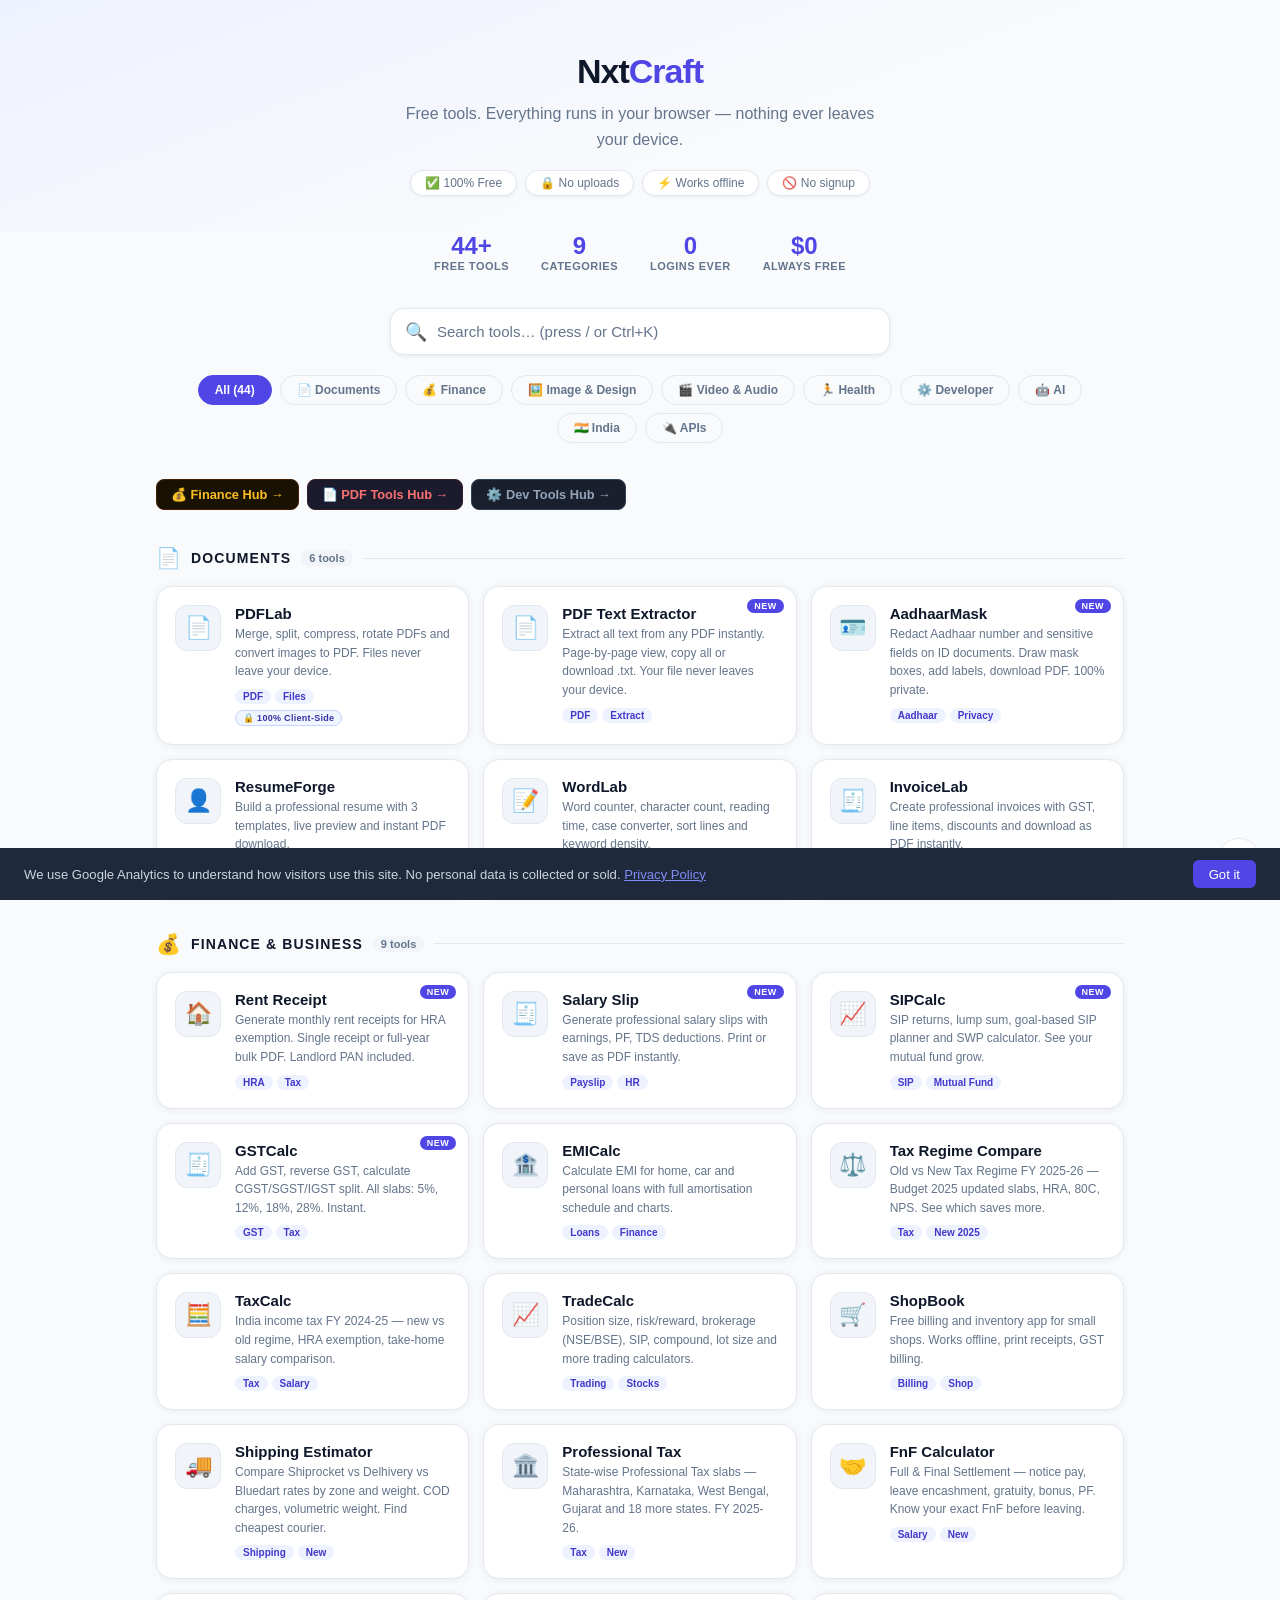
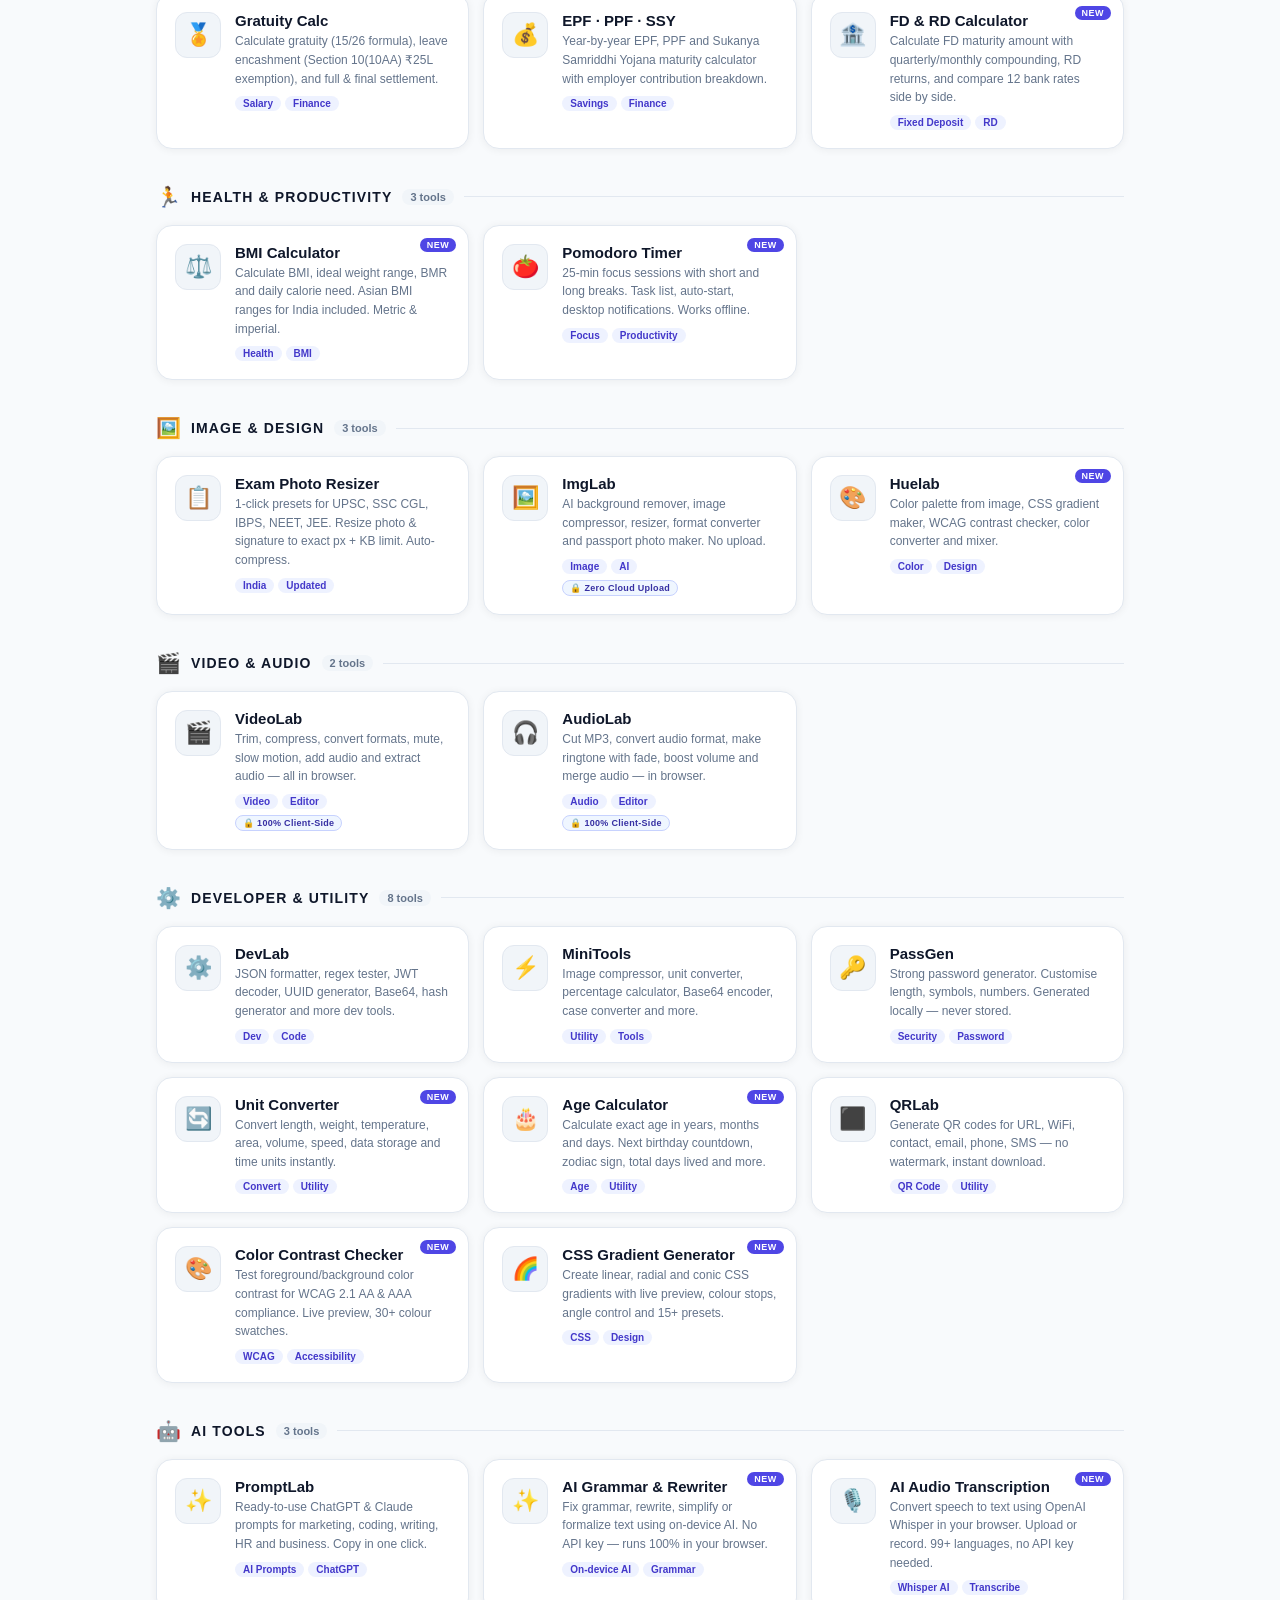
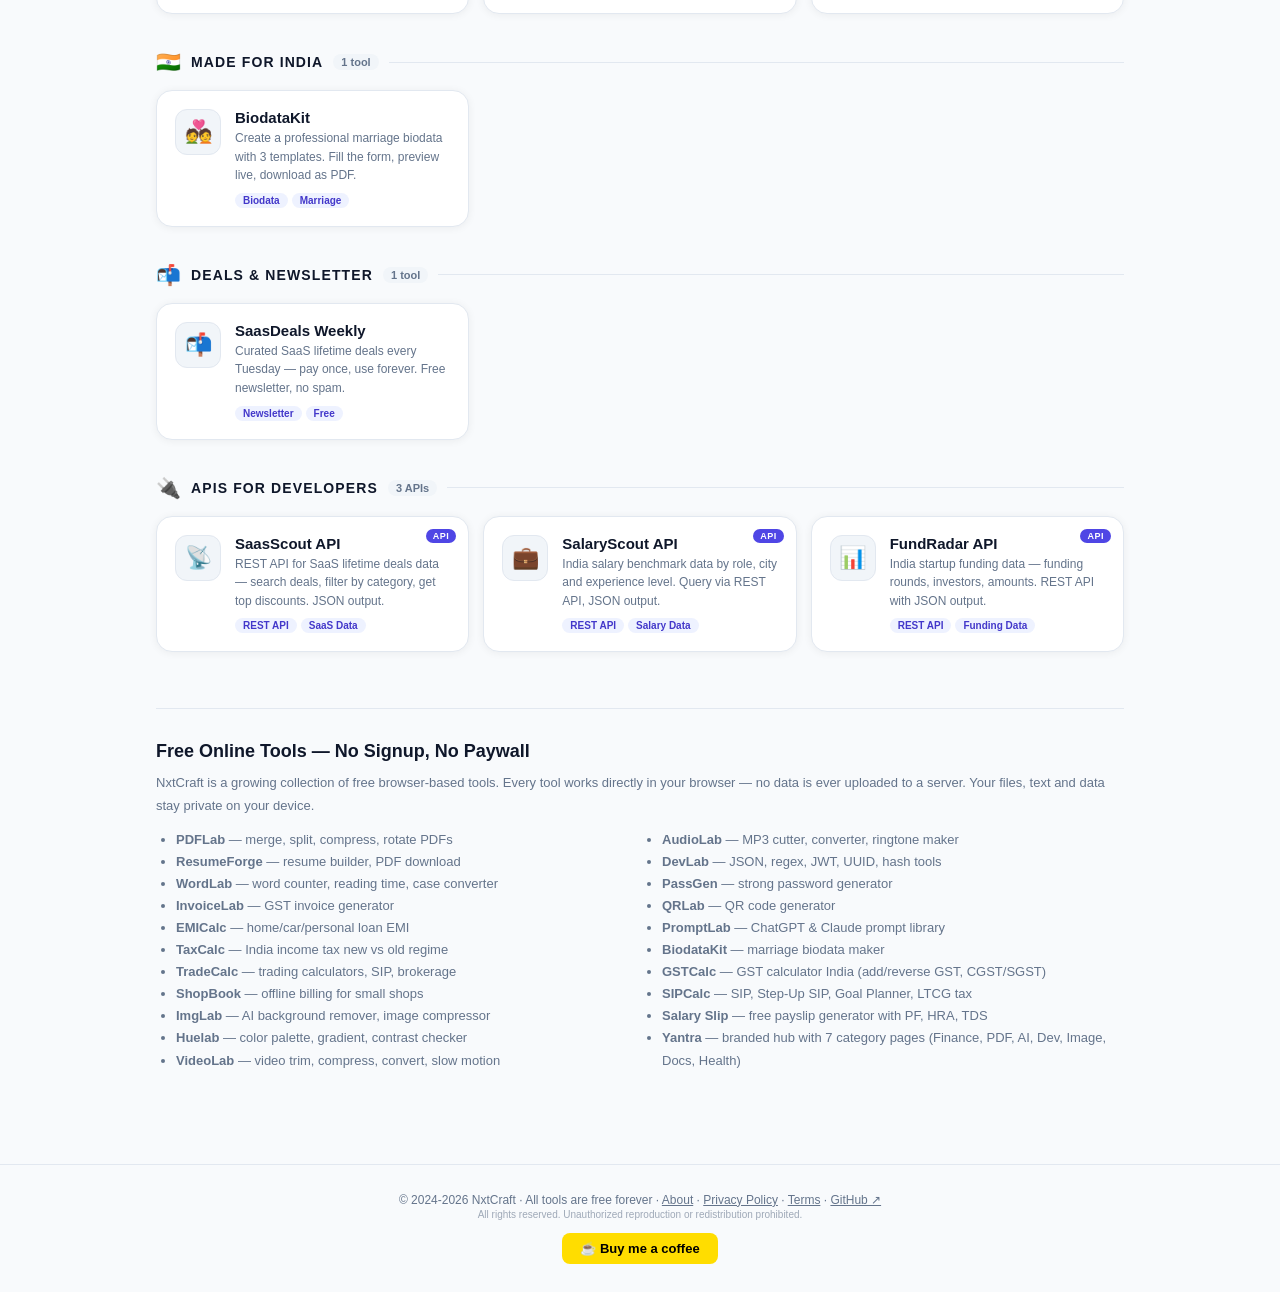
<file: index.html>
<!DOCTYPE html>
<html lang="en">
<head>
<script async src="https://www.googletagmanager.com/gtag/js?id=G-R9EW10BJGW"></script>
<script>window.dataLayer=window.dataLayer||[];function gtag(){dataLayer.push(arguments);}gtag("js",new Date());gtag("config","G-R9EW10BJGW");</script>
<script async src="https://pagead2.googlesyndication.com/pagead/js/adsbygoogle.js?client=ca-pub-9027849237070207" crossorigin="anonymous"></script>
<meta charset="UTF-8">
<style id="theme-fouc">[data-theme="light"]{--bg:#f8fafc;--surface:#ffffff;--surface2:#f1f5f9;--border:#e2e8f0;--text:#0f172a;--muted:#64748b;--accent:#6366f1}</style>
<script>!function(){var t=localStorage.getItem('nc_theme')||(window.matchMedia('(prefers-color-scheme:dark)').matches?'dark':'light');if(t==='light')document.documentElement.setAttribute('data-theme','light');}();</script>
<meta name="viewport" content="width=device-width, initial-scale=1.0">
<title>NxtCraft – Free Online Tools for Everyone</title>
<meta name="description" content="NxtCraft: Free browser-based tools for PDF, finance, GST, SIP, salary slip, rent receipt, exam photo, image, video, audio, developer, AI and more. No signup, no paywall, nothing leaves your device.">
<meta name="keywords" content="free online tools, free pdf tools, emi calculator, word counter, qr code generator, invoice generator, resume builder, income tax calculator, image compressor, mp3 cutter, video trimmer, password generator">
<link rel="canonical" href="https://nxtcraft.github.io/">
<meta property="og:title" content="NxtCraft – Free Online Tools, No Signup">
<meta property="og:description" content="PDF, GST, finance, image, video, audio, developer tools and more. Free forever, no signup, runs in your browser.">
<meta property="og:type" content="website">
<meta property="og:url" content="https://nxtcraft.github.io/">
<meta property="og:image" content="https://nxtcraft.github.io/og-image.png">
<meta name="twitter:card" content="summary_large_image">
<script type="application/ld+json">{"@context":"https://schema.org","@type":"WebSite","name":"NxtCraft","url":"https://nxtcraft.github.io/","description":"Free online tools for everyone — PDF, finance, image, video, audio, developer, AI. Everything runs in your browser.","potentialAction":{"@type":"SearchAction","target":"https://nxtcraft.github.io/?q={search_term_string}","query-input":"required name=search_term_string"}}</script>
<script type="application/ld+json">{"@context":"https://schema.org","@type":"ItemList","name":"Free Online Tools by NxtCraft","itemListElement":[
  {"@type":"ListItem","position":1,"name":"PDFLab – PDF Tools","url":"https://nxtcraft.github.io/pdflab/"},
  {"@type":"ListItem","position":2,"name":"ResumeForge – Resume Builder","url":"https://nxtcraft.github.io/resumeforge/"},
  {"@type":"ListItem","position":3,"name":"WordLab – Word Counter","url":"https://nxtcraft.github.io/wordlab/"},
  {"@type":"ListItem","position":4,"name":"InvoiceLab – Invoice Generator","url":"https://nxtcraft.github.io/invoicelab/"},
  {"@type":"ListItem","position":5,"name":"EMICalc – Loan EMI Calculator","url":"https://nxtcraft.github.io/emicalc/"},
  {"@type":"ListItem","position":6,"name":"TaxCalc – Income Tax Calculator","url":"https://nxtcraft.github.io/taxcalc/"},
  {"@type":"ListItem","position":7,"name":"TradeCalc – Trading Calculators","url":"https://nxtcraft.github.io/tradecalc/"},
  {"@type":"ListItem","position":8,"name":"ShopBook – Shop Billing","url":"https://nxtcraft.github.io/shopbook/"},
  {"@type":"ListItem","position":9,"name":"ImgLab – Image Tools","url":"https://nxtcraft.github.io/imglab/"},
  {"@type":"ListItem","position":10,"name":"Huelab – Color Tools","url":"https://nxtcraft.github.io/huelab/"},
  {"@type":"ListItem","position":11,"name":"VideoLab – Video Editor","url":"https://nxtcraft.github.io/cliplab/"},
  {"@type":"ListItem","position":12,"name":"AudioLab – Audio Editor","url":"https://nxtcraft.github.io/audiolab/"},
  {"@type":"ListItem","position":13,"name":"DevLab – Developer Tools","url":"https://nxtcraft.github.io/devlab/"},
  {"@type":"ListItem","position":14,"name":"MiniTools – Utility Tools","url":"https://nxtcraft.github.io/minitools/"},
  {"@type":"ListItem","position":15,"name":"PassGen – Password Generator","url":"https://nxtcraft.github.io/passgen/"},
  {"@type":"ListItem","position":16,"name":"QRLab – QR Code Generator","url":"https://nxtcraft.github.io/qrlab/"},
  {"@type":"ListItem","position":17,"name":"PromptLab – AI Prompt Library","url":"https://nxtcraft.github.io/promptlab/"},
  {"@type":"ListItem","position":18,"name":"BiodataKit – Marriage Biodata","url":"https://nxtcraft.github.io/biodatakit/"},
  {"@type":"ListItem","position":19,"name":"GSTCalc – GST Calculator India","url":"https://nxtcraft.github.io/gstcalc/"},
  {"@type":"ListItem","position":20,"name":"SIPCalc – SIP & Mutual Fund Calculator","url":"https://nxtcraft.github.io/sipcalc/"},
  {"@type":"ListItem","position":21,"name":"Salary Slip Generator – Free Payslip Maker","url":"https://nxtcraft.github.io/salaryslip/"},
  {"@type":"ListItem","position":22,"name":"Rent Receipt Generator – Free HRA Rent Receipt India","url":"https://nxtcraft.github.io/rentreceipt/"},
  {"@type":"ListItem","position":23,"name":"Exam Photo Resizer – SSC UPSC IBPS Photo Size","url":"https://nxtcraft.github.io/imglab/#exam"},
  {"@type":"ListItem","position":24,"name":"Gratuity & Leave Encashment Calculator","url":"https://nxtcraft.github.io/gratuity/"},
  {"@type":"ListItem","position":25,"name":"EPF PPF SSY Calculator","url":"https://nxtcraft.github.io/pfcalc/"},
  {"@type":"ListItem","position":26,"name":"Unit Converter – Length Weight Temperature","url":"https://nxtcraft.github.io/unitconv/"},
  {"@type":"ListItem","position":27,"name":"Age Calculator – Exact Age Birthday Countdown","url":"https://nxtcraft.github.io/agecalc/"},
  {"@type":"ListItem","position":28,"name":"Aadhaar Masking Tool – Redact Aadhaar Number","url":"https://nxtcraft.github.io/aadhaar-mask/"},
  {"@type":"ListItem","position":29,"name":"FD & RD Calculator – Fixed Deposit Returns India","url":"https://nxtcraft.github.io/fdcalc/"},
  {"@type":"ListItem","position":30,"name":"BMI Calculator – Body Mass Index Ideal Weight India","url":"https://nxtcraft.github.io/bmi-calc/"},
  {"@type":"ListItem","position":31,"name":"Pomodoro Timer – Focus & Productivity Timer","url":"https://nxtcraft.github.io/pomodoro/"},
  {"@type":"ListItem","position":33,"name":"Color Contrast Checker – WCAG AA/AAA Accessibility","url":"https://nxtcraft.github.io/color-contrast/"},
  {"@type":"ListItem","position":34,"name":"CSS Gradient Generator – Linear Radial Conic","url":"https://nxtcraft.github.io/css-gradient/"},
  {"@type":"ListItem","position":35,"name":"PDF Text Extractor – Extract Text from PDF Free","url":"https://nxtcraft.github.io/pdf-text/"},
  {"@type":"ListItem","position":36,"name":"AI Grammar Checker & Rewriter – No API Key Browser AI","url":"https://nxtcraft.github.io/ai-grammar/"},
  {"@type":"ListItem","position":37,"name":"AI Audio Transcription – Whisper.js Speech to Text Free","url":"https://nxtcraft.github.io/ai-transcribe/"},
  {"@type":"ListItem","position":38,"name":"SaasDeals Weekly – Lifetime SaaS Deals Newsletter","url":"https://nxtcraft.github.io/saasdeals/"}
]}</script>
<style>
*,*::before,*::after{box-sizing:border-box;margin:0;padding:0}
:root{--bg:#080b14;--surface:#0f1422;--surface2:#161c2e;--border:#1e2640;--text:#e8eaf6;--muted:#7986cb;--accent:#818cf8}
body{font-family:-apple-system,BlinkMacSystemFont,'Segoe UI',sans-serif;background:var(--bg);color:var(--text);min-height:100vh}

/* HEADER */
header{text-align:center;padding:52px 20px 36px}
.logo{font-size:34px;font-weight:900;letter-spacing:-1px}.logo span{color:var(--accent)}
header p{font-size:16px;color:var(--muted);margin-top:10px;max-width:500px;margin-left:auto;margin-right:auto;line-height:1.6}
.badge-row{display:flex;flex-wrap:wrap;justify-content:center;gap:8px;margin-top:18px}
.badge{background:var(--surface);border:1px solid var(--border);border-radius:20px;padding:5px 14px;font-size:12px;color:var(--muted)}

/* STATS BAR */
.stats-bar{display:flex;justify-content:center;gap:32px;flex-wrap:wrap;margin:0 auto 36px;max-width:500px}
.stat-item{text-align:center}
.stat-n{font-size:24px;font-weight:900;color:var(--accent)}
.stat-l{font-size:11px;color:var(--muted);font-weight:600;text-transform:uppercase;letter-spacing:.5px}

/* CONTAINER */
.container{max-width:1000px;margin:0 auto;padding:0 16px 80px}

/* SEARCH */
.search-wrap{max-width:500px;margin:0 auto 20px;position:relative}
.search-wrap input{width:100%;padding:14px 16px 14px 46px;border:1.5px solid var(--border);border-radius:14px;font-size:15px;background:var(--surface);color:var(--text);outline:none}
.search-wrap input:focus{border-color:var(--accent)}
.search-wrap input::placeholder{color:var(--muted)}
.search-icon{position:absolute;left:15px;top:50%;transform:translateY(-50%);font-size:18px}

/* FILTER CHIPS */
.filter-row{display:flex;gap:8px;flex-wrap:wrap;justify-content:center;margin-bottom:36px}
.chip{padding:7px 16px;border-radius:20px;border:1.5px solid var(--border);background:transparent;color:var(--muted);font-size:12px;font-weight:600;cursor:pointer;transition:all .15s;white-space:nowrap}
.chip:hover{border-color:var(--accent);color:var(--accent)}
.chip.active{background:var(--accent);color:#0f172a;border-color:var(--accent)}

/* SECTION HEADERS */
.section-header{display:flex;align-items:center;gap:10px;margin:36px 0 16px}
.section-icon{font-size:20px}
.section-name{font-size:14px;font-weight:800;color:var(--text);text-transform:uppercase;letter-spacing:.08em}
.section-count{background:var(--surface2);color:var(--muted);font-size:11px;font-weight:700;padding:2px 8px;border-radius:10px}
.section-line{flex:1;height:1px;background:var(--border)}

/* GRID */
.grid{display:grid;grid-template-columns:repeat(auto-fill,minmax(290px,1fr));gap:14px;margin-bottom:4px}

/* TOOL CARD */
.tool-card{background:var(--surface);border:1px solid var(--border);border-radius:16px;padding:18px;text-decoration:none;color:var(--text);display:flex;align-items:flex-start;gap:14px;transition:border-color .15s,transform .15s;position:relative}
.tool-card:hover{border-color:var(--accent);transform:translateY(-2px)}
.tool-icon{width:46px;height:46px;border-radius:12px;display:flex;align-items:center;justify-content:center;font-size:22px;flex-shrink:0}
.tool-info{flex:1;min-width:0}
.tool-name{font-size:15px;font-weight:700;margin-bottom:3px}
.tool-desc{font-size:12px;color:var(--muted);line-height:1.55}
.tool-tags{display:flex;flex-wrap:wrap;gap:4px;margin-top:8px}
.tag{font-size:10px;font-weight:600;padding:2px 8px;border-radius:10px}

/* NEW BADGE */
.new-badge{position:absolute;top:12px;right:12px;background:#16a34a;color:#fff;font-size:9px;font-weight:800;padding:2px 7px;border-radius:8px;letter-spacing:.5px;text-transform:uppercase}

/* CLIENT-SIDE BADGE */
.cs-badge{display:inline-block;background:#0d2a1a;color:#4ade80;font-size:9px;font-weight:800;padding:2px 7px;border-radius:8px;border:1px solid #166534;margin-top:6px;letter-spacing:.3px}

/* RECENTS TRAY */
.recents-wrap{max-width:500px;margin:0 auto 20px;display:none}
.recents-label{font-size:11px;font-weight:700;color:var(--muted);text-transform:uppercase;letter-spacing:.05em;margin-bottom:8px;display:flex;align-items:center;justify-content:space-between}
.recents-list{display:flex;flex-wrap:wrap;gap:7px}
.recent-chip{display:flex;align-items:center;gap:5px;padding:6px 12px;background:var(--surface);border:1px solid var(--border);border-radius:20px;text-decoration:none;color:var(--text);font-size:12px;font-weight:600;transition:border-color .15s}
.recent-chip:hover{border-color:var(--accent)}
.recent-chip .ri{font-size:14px}

/* THEME TOGGLE */
.theme-btn{position:fixed;bottom:20px;right:20px;z-index:100;background:var(--surface);border:1px solid var(--border);border-radius:50%;width:42px;height:42px;font-size:18px;cursor:pointer;display:flex;align-items:center;justify-content:center;transition:border-color .15s}
.theme-btn:hover{border-color:var(--accent)}

/* Light mode */
body.light{--bg:#f8fafc;--surface:#ffffff;--surface2:#f1f5f9;--border:#e2e8f0;--text:#0f172a;--muted:#64748b;--accent:#4f46e5}
body.light .tool-card{box-shadow:0 1px 8px rgba(0,0,0,.06)}
body.light .tool-card:hover{box-shadow:0 4px 20px rgba(79,70,229,.1);border-color:var(--accent)}
body.light .tool-icon{background:var(--surface2)!important;border:1.5px solid var(--border)!important}
body.light .tag{background:#eef2ff!important;color:#4338ca!important}
body.light .cs-badge{background:#eff6ff!important;color:#3730a3!important;border-color:#c7d2fe!important}
body.light header{background:linear-gradient(160deg,#eef2ff 0%,#f8fafc 60%)}
body.light .search-wrap input{background:#fff;box-shadow:0 1px 4px rgba(0,0,0,.08)}
body.light .badge{background:#fff;box-shadow:0 1px 3px rgba(0,0,0,.06)}
body.light .stat-n{color:var(--accent)}
body.light .new-badge{background:#4f46e5}
body.light .chip.active{background:var(--accent);color:#fff}

/* HIDDEN during filter */
.section-block.hidden{display:none}
.tool-card.hidden{display:none}

/* SEO */
.seo-section{margin-top:56px;padding-top:32px;border-top:1px solid var(--border)}
.seo-section h2{font-size:18px;font-weight:800;margin-bottom:10px}
.seo-section p,.seo-section li{font-size:13px;color:var(--muted);line-height:1.7}
.seo-section ul{padding-left:20px;margin-bottom:12px}

footer{text-align:center;padding:28px;font-size:12px;color:var(--muted);border-top:1px solid var(--border)}
footer a{color:var(--muted)}footer a:hover{color:var(--accent)}
</style>
</head>
<body>

<header>
  <div class="logo">Nxt<span>Craft</span></div>
  <p>Free tools. Everything runs in your browser — nothing ever leaves your device.</p>
  <div class="badge-row">
    <span class="badge">✅ 100% Free</span>
    <span class="badge">🔒 No uploads</span>
    <span class="badge">⚡ Works offline</span>
    <span class="badge">🚫 No signup</span>
  </div>
</header>

<div class="container">

  <div class="stats-bar">
    <div class="stat-item"><div class="stat-n" id="stat-count">—</div><div class="stat-l">Free tools</div></div>
    <div class="stat-item"><div class="stat-n">9</div><div class="stat-l">Categories</div></div>
    <div class="stat-item"><div class="stat-n">0</div><div class="stat-l">Logins ever</div></div>
    <div class="stat-item"><div class="stat-n">$0</div><div class="stat-l">Always free</div></div>
  </div>

  <div class="recents-wrap" id="recents-wrap">
    <div class="recents-label"><span>⚡ Recently Used</span><button onclick="clearRecents()" style="background:none;border:none;color:var(--muted);font-size:11px;cursor:pointer;padding:0;">Clear</button></div>
    <div class="recents-list" id="recents-list"></div>
  </div>

  <div class="search-wrap">
    <span class="search-icon">🔍</span>
    <input type="text" id="search" placeholder="Search tools… (press / or Ctrl+K)" oninput="filterTools(this.value)" autocomplete="off">
  </div>

  <div class="filter-row">
    <button class="chip active" id="chip-all" onclick="filterCat('all',this)">All</button>
    <button class="chip" onclick="filterCat('documents',this)">📄 Documents</button>
    <button class="chip" onclick="filterCat('finance',this)">💰 Finance</button>
    <button class="chip" onclick="filterCat('image',this)">🖼️ Image & Design</button>
    <button class="chip" onclick="filterCat('media',this)">🎬 Video & Audio</button>
    <button class="chip" onclick="filterCat('health',this)">🏃 Health</button>
    <button class="chip" onclick="filterCat('developer',this)">⚙️ Developer</button>
    <button class="chip" onclick="filterCat('ai',this)">🤖 AI</button>
    <button class="chip" onclick="filterCat('india',this)">🇮🇳 India</button>
    <button class="chip" onclick="filterCat('api',this)">🔌 APIs</button>
  </div>

  <!-- Category Hubs -->
  <div style="display:flex;flex-wrap:wrap;gap:8px;margin:12px 0 20px">
    <a href="/finance/" style="background:#1a1200;border:1px solid #422006;border-radius:8px;padding:7px 14px;color:#fbbf24;text-decoration:none;font-size:.8rem;font-weight:600">💰 Finance Hub →</a>
    <a href="/pdf-tools/" style="background:#1c1b2e;border:1px solid #3b1d28;border-radius:8px;padding:7px 14px;color:#f87171;text-decoration:none;font-size:.8rem;font-weight:600">📄 PDF Tools Hub →</a>
    <a href="/dev-tools/" style="background:#1a1f2e;border:1px solid #334155;border-radius:8px;padding:7px 14px;color:#94a3b8;text-decoration:none;font-size:.8rem;font-weight:600">⚙️ Dev Tools Hub →</a>
  </div>

  <!-- DOCUMENTS -->
  <div class="section-block" data-cat="documents">
    <div class="section-header">
      <span class="section-icon">📄</span>
      <span class="section-name">Documents</span>
      <span class="section-count">6 tools</span>
      <div class="section-line"></div>
    </div>
    <div class="grid">
      <a class="tool-card" href="pdflab/" target="_blank" rel="noopener" data-tags="pdf merge split compress rotate image convert word combine pdf documents">
        <div class="tool-icon" style="background:#1c1b2e;">📄</div>
        <div class="tool-info">
          <div class="tool-name">PDFLab</div>
          <div class="tool-desc">Merge, split, compress, rotate PDFs and convert images to PDF. Files never leave your device.</div>
          <div class="tool-tags"><span class="tag" style="background:#3b1d28;color:#f87171;">PDF</span><span class="tag" style="background:#3b1d28;color:#f87171;">Files</span></div>
          <span class="cs-badge">🔒 100% Client-Side</span>
        </div>
      </a>
      <a class="tool-card" href="pdf-text/" target="_blank" rel="noopener" data-tags="pdf text extractor extract text from pdf pdf to text pdf reader copy pdf text free browser offline">
        <div class="tool-icon" style="background:#1a0a0a;">📄</div>
        <div class="tool-info">
          <div class="tool-name">PDF Text Extractor</div>
          <div class="tool-desc">Extract all text from any PDF instantly. Page-by-page view, copy all or download .txt. Your file never leaves your device.</div>
          <div class="tool-tags"><span class="tag" style="background:#1a0a0a;color:#f87171;">PDF</span><span class="tag" style="background:#1a0a0a;color:#f87171;">Extract</span></div>
        </div>
        <span class="new-badge">NEW</span>
      </a>
      <a class="tool-card" href="aadhaar-mask/" target="_blank" rel="noopener" data-tags="aadhaar masking redact id card document privacy kyc mask number">
        <div class="tool-icon" style="background:#1a1200;">🪪</div>
        <div class="tool-info">
          <div class="tool-name">AadhaarMask</div>
          <div class="tool-desc">Redact Aadhaar number and sensitive fields on ID documents. Draw mask boxes, add labels, download PDF. 100% private.</div>
          <div class="tool-tags"><span class="tag" style="background:#1a1200;color:#fbbf24;">Aadhaar</span><span class="tag" style="background:#1a1200;color:#fbbf24;">Privacy</span></div>
        </div>
        <span class="new-badge">NEW</span>
      </a>
      <a class="tool-card" href="resumeforge/" target="_blank" rel="noopener" data-tags="resume builder cv template pdf download fresher biodata">
        <div class="tool-icon" style="background:#1e1b2e;">👤</div>
        <div class="tool-info">
          <div class="tool-name">ResumeForge</div>
          <div class="tool-desc">Build a professional resume with 3 templates, live preview and instant PDF download.</div>
          <div class="tool-tags"><span class="tag" style="background:#2d1b4e;color:#a78bfa;">Resume</span><span class="tag" style="background:#2d1b4e;color:#a78bfa;">Career</span></div>
        </div>
      </a>
      <a class="tool-card" href="wordlab/" target="_blank" rel="noopener" data-tags="word count character counter reading time text case converter sort lines keyword density">
        <div class="tool-icon" style="background:#1a2e20;">📝</div>
        <div class="tool-info">
          <div class="tool-name">WordLab</div>
          <div class="tool-desc">Word counter, character count, reading time, case converter, sort lines and keyword density.</div>
          <div class="tool-tags"><span class="tag" style="background:#1a3320;color:#4ade80;">Writing</span><span class="tag" style="background:#1a3320;color:#4ade80;">Text</span></div>
        </div>
      </a>
      <a class="tool-card" href="invoicelab/" target="_blank" rel="noopener" data-tags="invoice generator pdf free gst billing freelancer business">
        <div class="tool-icon" style="background:#1a2535;">🧾</div>
        <div class="tool-info">
          <div class="tool-name">InvoiceLab</div>
          <div class="tool-desc">Create professional invoices with GST, line items, discounts and download as PDF instantly.</div>
          <div class="tool-tags"><span class="tag" style="background:#1a2e3b;color:#38bdf8;">Invoice</span><span class="tag" style="background:#1a2e3b;color:#38bdf8;">Business</span></div>
        </div>
      </a>
    </div>
  </div>

  <!-- FINANCE -->
  <div class="section-block" data-cat="finance">
    <div class="section-header">
      <span class="section-icon">💰</span>
      <span class="section-name">Finance & Business</span>
      <span class="section-count">9 tools</span>
      <div class="section-line"></div>
    </div>
    <div class="grid">
      <a class="tool-card" href="rentreceipt/" target="_blank" rel="noopener" data-tags="rent receipt generator india hra exemption hra rent receipt pdf monthly rent receipt landlord pan house rent">
        <div class="tool-icon" style="background:#083344;">🏠</div>
        <div class="tool-info">
          <div class="tool-name">Rent Receipt</div>
          <div class="tool-desc">Generate monthly rent receipts for HRA exemption. Single receipt or full-year bulk PDF. Landlord PAN included.</div>
          <div class="tool-tags"><span class="tag" style="background:#0c2030;color:#38bdf8;">HRA</span><span class="tag" style="background:#0c2030;color:#38bdf8;">Tax</span></div>
        </div>
        <span class="new-badge">NEW</span>
      </a>
      <a class="tool-card" href="salaryslip/" target="_blank" rel="noopener" data-tags="salary slip generator payslip maker salary certificate pay stub india pf tds deductions earnings free download pdf">
        <div class="tool-icon" style="background:#0c1118;">🧾</div>
        <div class="tool-info">
          <div class="tool-name">Salary Slip</div>
          <div class="tool-desc">Generate professional salary slips with earnings, PF, TDS deductions. Print or save as PDF instantly.</div>
          <div class="tool-tags"><span class="tag" style="background:#0c1520;color:#38bdf8;">Payslip</span><span class="tag" style="background:#0c1520;color:#38bdf8;">HR</span></div>
        </div>
        <span class="new-badge">NEW</span>
      </a>
      <a class="tool-card" href="sipcalc/" target="_blank" rel="noopener" data-tags="sip calculator mutual fund sip return lump sum goal planner swp calculator india monthly investment">
        <div class="tool-icon" style="background:#0d1a2e;">📈</div>
        <div class="tool-info">
          <div class="tool-name">SIPCalc</div>
          <div class="tool-desc">SIP returns, lump sum, goal-based SIP planner and SWP calculator. See your mutual fund grow.</div>
          <div class="tool-tags"><span class="tag" style="background:#0d1e3a;color:#60a5fa;">SIP</span><span class="tag" style="background:#0d1e3a;color:#60a5fa;">Mutual Fund</span></div>
        </div>
        <span class="new-badge">NEW</span>
      </a>
      <a class="tool-card" href="gstcalc/" target="_blank" rel="noopener" data-tags="gst calculator india reverse gst cgst sgst igst 18 percent gst 28 percent gst rate finder inclusive exclusive">
        <div class="tool-icon" style="background:#0d1f0f;">🧾</div>
        <div class="tool-info">
          <div class="tool-name">GSTCalc</div>
          <div class="tool-desc">Add GST, reverse GST, calculate CGST/SGST/IGST split. All slabs: 5%, 12%, 18%, 28%. Instant.</div>
          <div class="tool-tags"><span class="tag" style="background:#0a2010;color:#4ade80;">GST</span><span class="tag" style="background:#0a2010;color:#4ade80;">Tax</span></div>
        </div>
        <span class="new-badge">NEW</span>
      </a>
      <a class="tool-card" href="emicalc/" target="_blank" rel="noopener" data-tags="emi calculator home loan car loan personal loan amortization india monthly payment">
        <div class="tool-icon" style="background:#1e1b2e;">🏦</div>
        <div class="tool-info">
          <div class="tool-name">EMICalc</div>
          <div class="tool-desc">Calculate EMI for home, car and personal loans with full amortisation schedule and charts.</div>
          <div class="tool-tags"><span class="tag" style="background:#2d1b4e;color:#a78bfa;">Loans</span><span class="tag" style="background:#2d1b4e;color:#a78bfa;">Finance</span></div>
        </div>
      </a>
      <a class="tool-card" href="https://nxtcraft.github.io/taxcalc/regime/" target="_blank" rel="noopener" data-tags="old vs new tax regime calculator FY 2025-26 budget 2025 income tax comparison 87A rebate">
        <div class="tool-icon" style="background:#1a1230;">⚖️</div>
        <div class="tool-info">
          <div class="tool-name">Tax Regime Compare</div>
          <div class="tool-desc">Old vs New Tax Regime FY 2025-26 — Budget 2025 updated slabs, HRA, 80C, NPS. See which saves more.</div>
          <div class="tool-tags"><span class="tag" style="background:#2e1f08;color:#fbbf24;">Tax</span><span class="tag" style="background:#1a2e08;color:#86efac;">New 2025</span></div>
        </div>
      </a>
      <a class="tool-card" href="taxcalc/" target="_blank" rel="noopener" data-tags="income tax calculator india new regime old regime 2024-25 HRA take home salary">
        <div class="tool-icon" style="background:#1f1a12;">🧮</div>
        <div class="tool-info">
          <div class="tool-name">TaxCalc</div>
          <div class="tool-desc">India income tax FY 2024-25 — new vs old regime, HRA exemption, take-home salary comparison.</div>
          <div class="tool-tags"><span class="tag" style="background:#2e1f08;color:#fbbf24;">Tax</span><span class="tag" style="background:#2e1f08;color:#fbbf24;">Salary</span></div>
        </div>
      </a>
      <a class="tool-card" href="tradecalc/" target="_blank" rel="noopener" data-tags="trading calculator position size risk reward brokerage sip compound nse bse lot size">
        <div class="tool-icon" style="background:#0f1f12;">📈</div>
        <div class="tool-info">
          <div class="tool-name">TradeCalc</div>
          <div class="tool-desc">Position size, risk/reward, brokerage (NSE/BSE), SIP, compound, lot size and more trading calculators.</div>
          <div class="tool-tags"><span class="tag" style="background:#0f2214;color:#34d399;">Trading</span><span class="tag" style="background:#0f2214;color:#34d399;">Stocks</span></div>
        </div>
      </a>
      <a class="tool-card" href="shopbook/" target="_blank" rel="noopener" data-tags="shop billing inventory management kirana dukaan gst receipt offline small business">
        <div class="tool-icon" style="background:#1f160d;">🛒</div>
        <div class="tool-info">
          <div class="tool-name">ShopBook</div>
          <div class="tool-desc">Free billing and inventory app for small shops. Works offline, print receipts, GST billing.</div>
          <div class="tool-tags"><span class="tag" style="background:#2a1a08;color:#fb923c;">Billing</span><span class="tag" style="background:#2a1a08;color:#fb923c;">Shop</span></div>
        </div>
      </a>
      <a class="tool-card" href="https://nxtcraft.github.io/shopbook/shipping/" target="_blank" rel="noopener" data-tags="shipping rate calculator India Shiprocket Delhivery Bluedart courier compare e-commerce COD charges volumetric weight">
        <div class="tool-icon" style="background:#1a1200;">🚚</div>
        <div class="tool-info">
          <div class="tool-name">Shipping Estimator</div>
          <div class="tool-desc">Compare Shiprocket vs Delhivery vs Bluedart rates by zone and weight. COD charges, volumetric weight. Find cheapest courier.</div>
          <div class="tool-tags"><span class="tag" style="background:#2a1a08;color:#fb923c;">Shipping</span><span class="tag" style="background:#1a2e08;color:#86efac;">New</span></div>
        </div>
      </a>
      <a class="tool-card" href="https://nxtcraft.github.io/taxcalc/prof-tax/" target="_blank" rel="noopener" data-tags="professional tax calculator India state wise PT Maharashtra Karnataka West Bengal salary deduction">
        <div class="tool-icon" style="background:#2e1f08;">🏛️</div>
        <div class="tool-info">
          <div class="tool-name">Professional Tax</div>
          <div class="tool-desc">State-wise Professional Tax slabs — Maharashtra, Karnataka, West Bengal, Gujarat and 18 more states. FY 2025-26.</div>
          <div class="tool-tags"><span class="tag" style="background:#2e1f08;color:#fbbf24;">Tax</span><span class="tag" style="background:#1a2e08;color:#86efac;">New</span></div>
        </div>
      </a>
      <a class="tool-card" href="https://nxtcraft.github.io/gratuity/fnf/" target="_blank" rel="noopener" data-tags="full final settlement FnF calculator India notice pay leave encashment gratuity last working day FnF amount resign">
        <div class="tool-icon" style="background:#1a0d2e;">🤝</div>
        <div class="tool-info">
          <div class="tool-name">FnF Calculator</div>
          <div class="tool-desc">Full &amp; Final Settlement — notice pay, leave encashment, gratuity, bonus, PF. Know your exact FnF before leaving.</div>
          <div class="tool-tags"><span class="tag" style="background:#1a1200;color:#fbbf24;">Salary</span><span class="tag" style="background:#1a2e08;color:#86efac;">New</span></div>
        </div>
      </a>
      <a class="tool-card" href="gratuity/" target="_blank" rel="noopener" data-tags="gratuity calculator india leave encashment calculator full final settlement f&f payment of gratuity act section 10 10aa">
        <div class="tool-icon" style="background:#1a1200;">🏅</div>
        <div class="tool-info">
          <div class="tool-name">Gratuity Calc</div>
          <div class="tool-desc">Calculate gratuity (15/26 formula), leave encashment (Section 10(10AA) ₹25L exemption), and full & final settlement.</div>
          <div class="tool-tags"><span class="tag" style="background:#1a1200;color:#fbbf24;">Salary</span><span class="tag" style="background:#1a1200;color:#fbbf24;">Finance</span></div>
        </div>
      </a>
      <a class="tool-card" href="pfcalc/" target="_blank" rel="noopener" data-tags="epf calculator ppf calculator ssy calculator sukanya samriddhi yojana provident fund interest 2024 maturity">
        <div class="tool-icon" style="background:#041a18;">💰</div>
        <div class="tool-info">
          <div class="tool-name">EPF · PPF · SSY</div>
          <div class="tool-desc">Year-by-year EPF, PPF and Sukanya Samriddhi Yojana maturity calculator with employer contribution breakdown.</div>
          <div class="tool-tags"><span class="tag" style="background:#042018;color:#2dd4bf;">Savings</span><span class="tag" style="background:#042018;color:#2dd4bf;">Finance</span></div>
        </div>
      </a>
      <a class="tool-card" href="fdcalc/" target="_blank" rel="noopener" data-tags="fd calculator fixed deposit rd calculator recurring deposit bank interest rate india senior citizen quarterly maturity amount tds">
        <div class="tool-icon" style="background:#042d1a;">🏦</div>
        <div class="tool-info">
          <div class="tool-name">FD & RD Calculator</div>
          <div class="tool-desc">Calculate FD maturity amount with quarterly/monthly compounding, RD returns, and compare 12 bank rates side by side.</div>
          <div class="tool-tags"><span class="tag" style="background:#042d1a;color:#4ade80;">Fixed Deposit</span><span class="tag" style="background:#042d1a;color:#4ade80;">RD</span></div>
        </div>
        <span class="new-badge">NEW</span>
      </a>
    </div>
  </div>

  <!-- HEALTH & PRODUCTIVITY -->
  <div class="section-block" data-cat="health">
    <div class="section-header">
      <span class="section-icon">🏃</span>
      <span class="section-name">Health & Productivity</span>
      <span class="section-count">3 tools</span>
      <div class="section-line"></div>
    </div>
    <div class="grid">
      <a class="tool-card" href="bmi-calc/" target="_blank" rel="noopener" data-tags="bmi calculator india body mass index ideal weight bmr tdee calorie need asian bmi metric imperial">
        <div class="tool-icon" style="background:#082030;">⚖️</div>
        <div class="tool-info">
          <div class="tool-name">BMI Calculator</div>
          <div class="tool-desc">Calculate BMI, ideal weight range, BMR and daily calorie need. Asian BMI ranges for India included. Metric & imperial.</div>
          <div class="tool-tags"><span class="tag" style="background:#082030;color:#38bdf8;">Health</span><span class="tag" style="background:#082030;color:#38bdf8;">BMI</span></div>
        </div>
        <span class="new-badge">NEW</span>
      </a>
      <a class="tool-card" href="pomodoro/" target="_blank" rel="noopener" data-tags="pomodoro timer focus timer 25 minute timer work break productivity timer task tracker offline browser timer">
        <div class="tool-icon" style="background:#2d0a0a;">🍅</div>
        <div class="tool-info">
          <div class="tool-name">Pomodoro Timer</div>
          <div class="tool-desc">25-min focus sessions with short and long breaks. Task list, auto-start, desktop notifications. Works offline.</div>
          <div class="tool-tags"><span class="tag" style="background:#2d0a0a;color:#f87171;">Focus</span><span class="tag" style="background:#2d0a0a;color:#f87171;">Productivity</span></div>
        </div>
        <span class="new-badge">NEW</span>
      </a>
    </div>
  </div>

  <!-- IMAGE & DESIGN -->
  <div class="section-block" data-cat="image">
    <div class="section-header">
      <span class="section-icon">🖼️</span>
      <span class="section-name">Image & Design</span>
      <span class="section-count">3 tools</span>
      <div class="section-line"></div>
    </div>
    <div class="grid">
      <a class="tool-card" href="https://nxtcraft.github.io/imglab/exam/" target="_blank" rel="noopener" data-tags="exam photo resize UPSC SSC CGL IBPS NEET JEE SBI PO signature resize 20kb 50kb sarkari exam photo size india government exam">
        <div class="tool-icon" style="background:#1e1b2e;">📋</div>
        <div class="tool-info">
          <div class="tool-name">Exam Photo Resizer</div>
          <div class="tool-desc">1-click presets for UPSC, SSC CGL, IBPS, NEET, JEE. Resize photo &amp; signature to exact px + KB limit. Auto-compress.</div>
          <div class="tool-tags"><span class="tag" style="background:#2d1b4e;color:#a78bfa;">India</span><span class="tag" style="background:#1a2e08;color:#86efac;">Updated</span></div>
        </div>
      </a>
      <a class="tool-card" href="imglab/" target="_blank" rel="noopener" data-tags="remove background image compressor resize image convert png jpg webp passport photo background remover free compress photo">
        <div class="tool-icon" style="background:#1e1b2e;">🖼️</div>
        <div class="tool-info">
          <div class="tool-name">ImgLab</div>
          <div class="tool-desc">AI background remover, image compressor, resizer, format converter and passport photo maker. No upload.</div>
          <div class="tool-tags"><span class="tag" style="background:#2d1b4e;color:#c084fc;">Image</span><span class="tag" style="background:#2d1b4e;color:#c084fc;">AI</span></div>
          <span class="cs-badge">🔒 Zero Cloud Upload</span>
        </div>
      </a>
      <a class="tool-card" href="huelab/" target="_blank" rel="noopener" data-tags="color palette generator gradient maker css contrast checker hex rgb hsl color mixer">
        <div class="tool-icon" style="background:#1f1020;">🎨</div>
        <div class="tool-info">
          <div class="tool-name">Huelab</div>
          <div class="tool-desc">Color palette from image, CSS gradient maker, WCAG contrast checker, color converter and mixer.</div>
          <div class="tool-tags"><span class="tag" style="background:#2d0f1e;color:#fb7185;">Color</span><span class="tag" style="background:#2d0f1e;color:#fb7185;">Design</span></div>
        </div>
        <span class="new-badge">NEW</span>
      </a>
    </div>
  </div>

  <!-- VIDEO & AUDIO -->
  <div class="section-block" data-cat="media">
    <div class="section-header">
      <span class="section-icon">🎬</span>
      <span class="section-name">Video & Audio</span>
      <span class="section-count">2 tools</span>
      <div class="section-line"></div>
    </div>
    <div class="grid">
      <a class="tool-card" href="cliplab/" target="_blank" rel="noopener" data-tags="trim video online free compress video cut video video to mp3 mute video slow motion add audio convert video format no upload edit video">
        <div class="tool-icon" style="background:#0e1f1d;">🎬</div>
        <div class="tool-info">
          <div class="tool-name">VideoLab</div>
          <div class="tool-desc">Trim, compress, convert formats, mute, slow motion, add audio and extract audio — all in browser.</div>
          <div class="tool-tags"><span class="tag" style="background:#0d2321;color:#2dd4bf;">Video</span><span class="tag" style="background:#0d2321;color:#2dd4bf;">Editor</span></div>
          <span class="cs-badge">🔒 100% Client-Side</span>
        </div>
      </a>
      <a class="tool-card" href="audiolab/" target="_blank" rel="noopener" data-tags="mp3 cutter audio converter ringtone maker volume booster merge audio free online cut audio edit mp3">
        <div class="tool-icon" style="background:#1f1a0d;">🎧</div>
        <div class="tool-info">
          <div class="tool-name">AudioLab</div>
          <div class="tool-desc">Cut MP3, convert audio format, make ringtone with fade, boost volume and merge audio — in browser.</div>
          <div class="tool-tags"><span class="tag" style="background:#2e1f08;color:#fbbf24;">Audio</span><span class="tag" style="background:#2e1f08;color:#fbbf24;">Editor</span></div>
          <span class="cs-badge">🔒 100% Client-Side</span>
        </div>
      </a>
    </div>
  </div>

  <!-- DEVELOPER -->
  <div class="section-block" data-cat="developer">
    <div class="section-header">
      <span class="section-icon">⚙️</span>
      <span class="section-name">Developer & Utility</span>
      <span class="section-count">8 tools</span>
      <div class="section-line"></div>
    </div>
    <div class="grid">
      <a class="tool-card" href="devlab/" target="_blank" rel="noopener" data-tags="developer tools json formatter regex tester uuid jwt decoder hash base64 url encoder css color">
        <div class="tool-icon" style="background:#1a1f2e; border:1px solid #334155;">⚙️</div>
        <div class="tool-info">
          <div class="tool-name">DevLab</div>
          <div class="tool-desc">JSON formatter, regex tester, JWT decoder, UUID generator, Base64, hash generator and more dev tools.</div>
          <div class="tool-tags"><span class="tag" style="background:#1e2a3b;color:#60a5fa;">Dev</span><span class="tag" style="background:#1e2a3b;color:#60a5fa;">Code</span></div>
        </div>
      </a>
      <a class="tool-card" href="minitools/" target="_blank" rel="noopener" data-tags="image compressor percentage calculator unit converter base64 encoder case converter everyday utility free tools">
        <div class="tool-icon" style="background:#0e1f1d;">⚡</div>
        <div class="tool-info">
          <div class="tool-name">MiniTools</div>
          <div class="tool-desc">Image compressor, unit converter, percentage calculator, Base64 encoder, case converter and more.</div>
          <div class="tool-tags"><span class="tag" style="background:#0d2321;color:#2dd4bf;">Utility</span><span class="tag" style="background:#0d2321;color:#2dd4bf;">Tools</span></div>
        </div>
      </a>
      <a class="tool-card" href="passgen/" target="_blank" rel="noopener" data-tags="password generator strong password random password free secure no storage secure random">
        <div class="tool-icon" style="background:#1a1f2e;">🔑</div>
        <div class="tool-info">
          <div class="tool-name">PassGen</div>
          <div class="tool-desc">Strong password generator. Customise length, symbols, numbers. Generated locally — never stored.</div>
          <div class="tool-tags"><span class="tag" style="background:#1e2a3b;color:#60a5fa;">Security</span><span class="tag" style="background:#1e2a3b;color:#60a5fa;">Password</span></div>
        </div>
      </a>
      <a class="tool-card" href="unitconv/" target="_blank" rel="noopener" data-tags="unit converter length weight temperature area volume speed data storage time km miles celsius fahrenheit kg pounds">
        <div class="tool-icon" style="background:#082030;">🔄</div>
        <div class="tool-info">
          <div class="tool-name">Unit Converter</div>
          <div class="tool-desc">Convert length, weight, temperature, area, volume, speed, data storage and time units instantly.</div>
          <div class="tool-tags"><span class="tag" style="background:#0d1f2a;color:#38bdf8;">Convert</span><span class="tag" style="background:#0d1f2a;color:#38bdf8;">Utility</span></div>
        </div>
        <span class="new-badge">NEW</span>
      </a>
      <a class="tool-card" href="agecalc/" target="_blank" rel="noopener" data-tags="age calculator date of birth birthday countdown zodiac exact age years months days">
        <div class="tool-icon" style="background:#1a0a2e;">🎂</div>
        <div class="tool-info">
          <div class="tool-name">Age Calculator</div>
          <div class="tool-desc">Calculate exact age in years, months and days. Next birthday countdown, zodiac sign, total days lived and more.</div>
          <div class="tool-tags"><span class="tag" style="background:#1a0a2e;color:#a78bfa;">Age</span><span class="tag" style="background:#1a0a2e;color:#a78bfa;">Utility</span></div>
        </div>
        <span class="new-badge">NEW</span>
      </a>
      <a class="tool-card" href="qrlab/" target="_blank" rel="noopener" data-tags="qr code generator url wifi vcard contact email phone sms free no watermark instant download">
        <div class="tool-icon" style="background:#0e1a1f;">⬛</div>
        <div class="tool-info">
          <div class="tool-name">QRLab</div>
          <div class="tool-desc">Generate QR codes for URL, WiFi, contact, email, phone, SMS — no watermark, instant download.</div>
          <div class="tool-tags"><span class="tag" style="background:#0d1f2a;color:#38bdf8;">QR Code</span><span class="tag" style="background:#0d1f2a;color:#38bdf8;">Utility</span></div>
        </div>
      </a>
      <a class="tool-card" href="color-contrast/" target="_blank" rel="noopener" data-tags="color contrast checker wcag aa aaa accessibility contrast ratio text background designer frontend web">
        <div class="tool-icon" style="background:#1a1b2e;">🎨</div>
        <div class="tool-info">
          <div class="tool-name">Color Contrast Checker</div>
          <div class="tool-desc">Test foreground/background color contrast for WCAG 2.1 AA &amp; AAA compliance. Live preview, 30+ colour swatches.</div>
          <div class="tool-tags"><span class="tag" style="background:#1a1b2e;color:#818cf8;">WCAG</span><span class="tag" style="background:#1a1b2e;color:#818cf8;">Accessibility</span></div>
        </div>
        <span class="new-badge">NEW</span>
      </a>
      <a class="tool-card" href="css-gradient/" target="_blank" rel="noopener" data-tags="css gradient generator linear radial conic gradient live preview copy css code presets web design">
        <div class="tool-icon" style="background:#1e1b2e;">🌈</div>
        <div class="tool-info">
          <div class="tool-name">CSS Gradient Generator</div>
          <div class="tool-desc">Create linear, radial and conic CSS gradients with live preview, colour stops, angle control and 15+ presets.</div>
          <div class="tool-tags"><span class="tag" style="background:#2d1b4e;color:#c084fc;">CSS</span><span class="tag" style="background:#2d1b4e;color:#c084fc;">Design</span></div>
        </div>
        <span class="new-badge">NEW</span>
      </a>
    </div>
  </div>

  <!-- AI TOOLS -->
  <div class="section-block" data-cat="ai">
    <div class="section-header">
      <span class="section-icon">🤖</span>
      <span class="section-name">AI Tools</span>
      <span class="section-count">3 tools</span>
      <div class="section-line"></div>
    </div>
    <div class="grid">
      <a class="tool-card" href="promptlab/" target="_blank" rel="noopener" data-tags="chatgpt prompts claude prompts ai prompts marketing writing coding hr business productivity free copy">
        <div class="tool-icon" style="background:#1e1b2e;">✨</div>
        <div class="tool-info">
          <div class="tool-name">PromptLab</div>
          <div class="tool-desc">Ready-to-use ChatGPT & Claude prompts for marketing, coding, writing, HR and business. Copy in one click.</div>
          <div class="tool-tags"><span class="tag" style="background:#2d1b4e;color:#c084fc;">AI Prompts</span><span class="tag" style="background:#2d1b4e;color:#c084fc;">ChatGPT</span></div>
        </div>
      </a>
      <a class="tool-card" href="ai-grammar/" target="_blank" rel="noopener" data-tags="ai grammar checker text rewriter grammar fix simplify formal casual summarize transformers.js no api key offline browser ai">
        <div class="tool-icon" style="background:#1e0d2e;">✨</div>
        <div class="tool-info">
          <div class="tool-name">AI Grammar &amp; Rewriter</div>
          <div class="tool-desc">Fix grammar, rewrite, simplify or formalize text using on-device AI. No API key — runs 100% in your browser.</div>
          <div class="tool-tags"><span class="tag" style="background:#2d1b4e;color:#a78bfa;">On-device AI</span><span class="tag" style="background:#2d1b4e;color:#a78bfa;">Grammar</span></div>
        </div>
        <span class="new-badge">NEW</span>
      </a>
      <a class="tool-card" href="ai-transcribe/" target="_blank" rel="noopener" data-tags="ai audio transcription whisper speech to text stt mp3 wav transcribe microphone record no api key browser offline india hindi">
        <div class="tool-icon" style="background:#0a1829;">🎙️</div>
        <div class="tool-info">
          <div class="tool-name">AI Audio Transcription</div>
          <div class="tool-desc">Convert speech to text using OpenAI Whisper in your browser. Upload or record. 99+ languages, no API key needed.</div>
          <div class="tool-tags"><span class="tag" style="background:#0c2a3f;color:#38bdf8;">Whisper AI</span><span class="tag" style="background:#0c2a3f;color:#38bdf8;">Transcribe</span></div>
        </div>
        <span class="new-badge">NEW</span>
      </a>
    </div>
  </div>

  <!-- INDIA -->
  <div class="section-block" data-cat="india">
    <div class="section-header">
      <span class="section-icon">🇮🇳</span>
      <span class="section-name">Made for India</span>
      <span class="section-count">1 tool</span>
      <div class="section-line"></div>
    </div>
    <div class="grid">
      <a class="tool-card" href="biodatakit/" target="_blank" rel="noopener" data-tags="marriage biodata maker matrimonial biodata format pdf download shaadi template india hindi">
        <div class="tool-icon" style="background:#1f0f1f;">💑</div>
        <div class="tool-info">
          <div class="tool-name">BiodataKit</div>
          <div class="tool-desc">Create a professional marriage biodata with 3 templates. Fill the form, preview live, download as PDF.</div>
          <div class="tool-tags"><span class="tag" style="background:#2d0f2d;color:#e879f9;">Biodata</span><span class="tag" style="background:#2d0f2d;color:#e879f9;">Marriage</span></div>
        </div>
      </a>
    </div>
  </div>

  <!-- YANTRA HUB -->
  <!-- DEALS -->
  <div class="section-block" data-cat="deals">
    <div class="section-header">
      <span class="section-icon">📬</span>
      <span class="section-name">Deals & Newsletter</span>
      <span class="section-count">1 tool</span>
      <div class="section-line"></div>
    </div>
    <div class="grid">
      <a class="tool-card" href="saasdeals/" target="_blank" rel="noopener" data-tags="saas lifetime deals newsletter appsumo deals weekly free software deals tuesday">
        <div class="tool-icon" style="background:#0f1f14;">📬</div>
        <div class="tool-info">
          <div class="tool-name">SaasDeals Weekly</div>
          <div class="tool-desc">Curated SaaS lifetime deals every Tuesday — pay once, use forever. Free newsletter, no spam.</div>
          <div class="tool-tags"><span class="tag" style="background:#0f2214;color:#34d399;">Newsletter</span><span class="tag" style="background:#0f2214;color:#34d399;">Free</span></div>
        </div>
      </a>
    </div>
  </div>

  <!-- APIS -->
  <div class="section-block" data-cat="api">
    <div class="section-header">
      <span class="section-icon">🔌</span>
      <span class="section-name">APIs for Developers</span>
      <span class="section-count">3 APIs</span>
      <div class="section-line"></div>
    </div>
    <div class="grid">
      <a class="tool-card" href="https://nxtcraft.github.io/saasscout/" target="_blank" rel="noopener" data-tags="saas deals api lifetime deals api rapidapi rest json saasscout">
        <div class="tool-icon" style="background:#0f1f14;">📡</div>
        <div class="tool-info">
          <div class="tool-name">SaasScout API</div>
          <div class="tool-desc">REST API for SaaS lifetime deals data — search deals, filter by category, get top discounts. JSON output.</div>
          <div class="tool-tags"><span class="tag" style="background:#0f2214;color:#34d399;">REST API</span><span class="tag" style="background:#0f2214;color:#34d399;">SaaS Data</span></div>
        </div>
        <span class="new-badge">API</span>
      </a>
      <a class="tool-card" href="https://nxtcraft.github.io/salaryscout/" target="_blank" rel="noopener" data-tags="salary data api india salary benchmark rapidapi rest json salaryscout">
        <div class="tool-icon" style="background:#1a1f2e;">💼</div>
        <div class="tool-info">
          <div class="tool-name">SalaryScout API</div>
          <div class="tool-desc">India salary benchmark data by role, city and experience level. Query via REST API, JSON output.</div>
          <div class="tool-tags"><span class="tag" style="background:#1e2a3b;color:#60a5fa;">REST API</span><span class="tag" style="background:#1e2a3b;color:#60a5fa;">Salary Data</span></div>
        </div>
        <span class="new-badge">API</span>
      </a>
      <a class="tool-card" href="https://nxtcraft.github.io/fundradar/" target="_blank" rel="noopener" data-tags="startup funding api india startup funding rounds investors fundradar rapidapi">
        <div class="tool-icon" style="background:#0f1a1f;">📊</div>
        <div class="tool-info">
          <div class="tool-name">FundRadar API</div>
          <div class="tool-desc">India startup funding data — funding rounds, investors, amounts. REST API with JSON output.</div>
          <div class="tool-tags"><span class="tag" style="background:#0d1f2a;color:#38bdf8;">REST API</span><span class="tag" style="background:#0d1f2a;color:#38bdf8;">Funding Data</span></div>
        </div>
        <span class="new-badge">API</span>
      </a>
    </div>
  </div>

  <div class="seo-section">
    <h1 style="font-size:18px;font-weight:800;margin-bottom:10px">Free Online Tools — No Signup, No Paywall</h1>
    <p>NxtCraft is a growing collection of free browser-based tools. Every tool works directly in your browser — no data is ever uploaded to a server. Your files, text and data stay private on your device.</p>
    <ul style="margin-top:12px;columns:2;column-gap:24px">
      <li><strong>PDFLab</strong> — merge, split, compress, rotate PDFs</li>
      <li><strong>ResumeForge</strong> — resume builder, PDF download</li>
      <li><strong>WordLab</strong> — word counter, reading time, case converter</li>
      <li><strong>InvoiceLab</strong> — GST invoice generator</li>
      <li><strong>EMICalc</strong> — home/car/personal loan EMI</li>
      <li><strong>TaxCalc</strong> — India income tax new vs old regime</li>
      <li><strong>TradeCalc</strong> — trading calculators, SIP, brokerage</li>
      <li><strong>ShopBook</strong> — offline billing for small shops</li>
      <li><strong>ImgLab</strong> — AI background remover, image compressor</li>
      <li><strong>Huelab</strong> — color palette, gradient, contrast checker</li>
      <li><strong>VideoLab</strong> — video trim, compress, convert, slow motion</li>
      <li><strong>AudioLab</strong> — MP3 cutter, converter, ringtone maker</li>
      <li><strong>DevLab</strong> — JSON, regex, JWT, UUID, hash tools</li>
      <li><strong>PassGen</strong> — strong password generator</li>
      <li><strong>QRLab</strong> — QR code generator</li>
      <li><strong>PromptLab</strong> — ChatGPT & Claude prompt library</li>
      <li><strong>BiodataKit</strong> — marriage biodata maker</li>
      <li><strong>GSTCalc</strong> — GST calculator India (add/reverse GST, CGST/SGST)</li>
      <li><strong>SIPCalc</strong> — SIP, Step-Up SIP, Goal Planner, LTCG tax</li>
      <li><strong>Salary Slip</strong> — free payslip generator with PF, HRA, TDS</li>
      <li><strong>Yantra</strong> — branded hub with 7 category pages (Finance, PDF, AI, Dev, Image, Docs, Health)</li>
    </ul>
  </div>

</div>

<button class="theme-btn" id="theme-btn" onclick="toggleTheme()" title="Toggle dark/light mode">🌙</button>

<footer>
  &copy; 2024-2026 NxtCraft · All tools are free forever ·
  <a href="about/">About</a> · <a href="privacy/">Privacy Policy</a> · <a href="terms/">Terms</a> ·
  <a href="https://github.com/nxtcraft" target="_blank" rel="noopener">GitHub ↗</a>
  <br><small style="opacity:.6">All rights reserved. Unauthorized reproduction or redistribution prohibited.</small>
  <br><a href="https://buymeacoffee.com/nxtcraft" target="_blank" rel="noopener" style="display:inline-flex;align-items:center;gap:6px;margin-top:12px;background:#FFDD00;color:#000;font-weight:700;font-size:13px;padding:8px 18px;border-radius:8px;text-decoration:none">☕ Buy me a coffee</a>
</footer>
<div id="cookie-banner" style="display:none;position:fixed;bottom:0;left:0;right:0;background:#1e293b;color:#cbd5e1;padding:.75rem 1.5rem;font-size:.82rem;z-index:9999;align-items:center;justify-content:space-between;gap:1rem;flex-wrap:wrap">
  <span>We use Google Analytics to understand how visitors use this site. No personal data is collected or sold. <a href="/privacy/" style="color:#818cf8">Privacy Policy</a></span>
  <button onclick="document.getElementById('cookie-banner').style.display='none';localStorage.setItem('cookie-ok','1')" style="background:#4f46e5;color:#fff;border:none;border-radius:6px;padding:.4rem 1rem;cursor:pointer;font-size:.82rem;white-space:nowrap;flex-shrink:0">Got it</button>
</div>
<script>if(!localStorage.getItem('cookie-ok'))document.getElementById('cookie-banner').style.display='flex';</script>

<script>
// Search with synonym map
const SYNONYMS = {
  'income tax': 'taxcalc tax',
  'income tax calculator': 'taxcalc',
  'convert image': 'imglab',
  'compress image': 'imglab compress',
  'background remove': 'imglab background remover',
  'remove bg': 'imglab background remover',
  'cut video': 'cliplab trim',
  'edit video': 'cliplab',
  'cut mp3': 'audiolab',
  'ringtone': 'audiolab ringtone',
  'home loan': 'emicalc',
  'car loan': 'emicalc',
  'mutual fund': 'sipcalc sip',
  'tax calculator': 'taxcalc',
  'qr generator': 'qrlab',
};

function expandQuery(q) {
  let out = q;
  for (const [k, v] of Object.entries(SYNONYMS)) {
    if (q.includes(k)) out += ' ' + v;
  }
  return out;
}

function filterTools(q) {
  const raw = q.toLowerCase().trim();
  const term = expandQuery(raw);
  document.querySelectorAll('.section-block').forEach(sec => {
    let anyVisible = false;
    sec.querySelectorAll('.tool-card').forEach(card => {
      const haystack = (card.dataset.tags + ' ' + card.querySelector('.tool-name').textContent).toLowerCase();
      const match = !raw || term.split(' ').some(t => t && haystack.includes(t));
      card.classList.toggle('hidden', !match);
      if (match) anyVisible = true;
    });
    sec.classList.toggle('hidden', !anyVisible);
  });
  if (raw) {
    document.querySelectorAll('.chip').forEach(c => c.classList.remove('active'));
    document.querySelector('.chip').classList.add('active');
  }
}

// Category filter
function filterCat(cat, el) {
  document.querySelectorAll('.chip').forEach(c => c.classList.remove('active'));
  el.classList.add('active');
  document.getElementById('search').value = '';
  document.querySelectorAll('.tool-card').forEach(c => c.classList.remove('hidden'));
  if (cat === 'all') {
    document.querySelectorAll('.section-block').forEach(s => s.classList.remove('hidden'));
  } else {
    document.querySelectorAll('.section-block').forEach(s => {
      s.classList.toggle('hidden', s.dataset.cat !== cat);
    });
  }
}

// Keyboard shortcut: / or Ctrl+K focuses search
document.addEventListener('keydown', e => {
  const search = document.getElementById('search');
  const tag = document.activeElement ? document.activeElement.tagName : '';
  const editable = document.activeElement && document.activeElement.isContentEditable;
  const inInput = tag === 'INPUT' || tag === 'TEXTAREA' || tag === 'SELECT' || editable;
  if ((e.key === '/' && !inInput) || (e.ctrlKey && e.key === 'k')) {
    e.preventDefault();
    search.focus();
    search.select();
  }
  if (e.key === 'Escape' && document.activeElement === search) {
    search.value = '';
    filterTools('');
    search.blur();
  }
});

// Recently Used (localStorage)
const RECENTS_KEY = 'nc_recents_v1';

function getRecents() {
  try { return JSON.parse(localStorage.getItem(RECENTS_KEY)) || []; } catch { return []; }
}

function addRecent(name, href, icon) {
  let r = getRecents().filter(x => x.href !== href);
  r.unshift({ name, href, icon });
  if (r.length > 5) r = r.slice(0, 5);
  localStorage.setItem(RECENTS_KEY, JSON.stringify(r));
}

function renderRecents() {
  const r = getRecents();
  const wrap = document.getElementById('recents-wrap');
  const list = document.getElementById('recents-list');
  if (!r.length) { wrap.style.display = 'none'; return; }
  wrap.style.display = 'block';
  list.innerHTML = r.map(x =>
    `<a class="recent-chip" href="${x.href}" target="_blank" rel="noopener">
      <span class="ri">${x.icon}</span>${x.name}
    </a>`
  ).join('');
}

function clearRecents() {
  localStorage.removeItem(RECENTS_KEY);
  renderRecents();
}

// Track clicks on tool cards
document.querySelectorAll('.tool-card').forEach(card => {
  card.addEventListener('click', () => {
    const name = card.querySelector('.tool-name').textContent;
    const icon = card.querySelector('.tool-icon').textContent.trim();
    const href = card.getAttribute('href');
    addRecent(name, href, icon);
  });
});

renderRecents();

// Theme toggle
function applyTheme(mode) {
  document.body.classList.toggle('light', mode === 'light');
  document.getElementById('theme-btn').textContent = mode === 'light' ? '🌙' : '☀️';
}

function toggleTheme() {
  const sysDark = window.matchMedia('(prefers-color-scheme:dark)').matches;
  const current = localStorage.getItem('nc_theme') || (sysDark ? 'dark' : 'light');
  const next = current === 'dark' ? 'light' : 'dark';
  localStorage.setItem('nc_theme', next);
  applyTheme(next);
}

// Apply saved theme on load; fall back to system preference
applyTheme(localStorage.getItem('nc_theme') || (window.matchMedia('(prefers-color-scheme:dark)').matches ? 'dark' : 'light'));
// Dynamic tool count
(function(){
  const n = document.querySelectorAll('.tool-card').length;
  const el = document.getElementById('stat-count');
  if(el) el.textContent = n + '+';
  const chip = document.getElementById('chip-all');
  if(chip) chip.textContent = 'All (' + n + ')';
})();

// Handle ?q= param
const urlQ = new URLSearchParams(location.search).get('q');
if (urlQ) { document.getElementById('search').value = urlQ; filterTools(urlQ); }
</script>
</body>
</html>
</file>
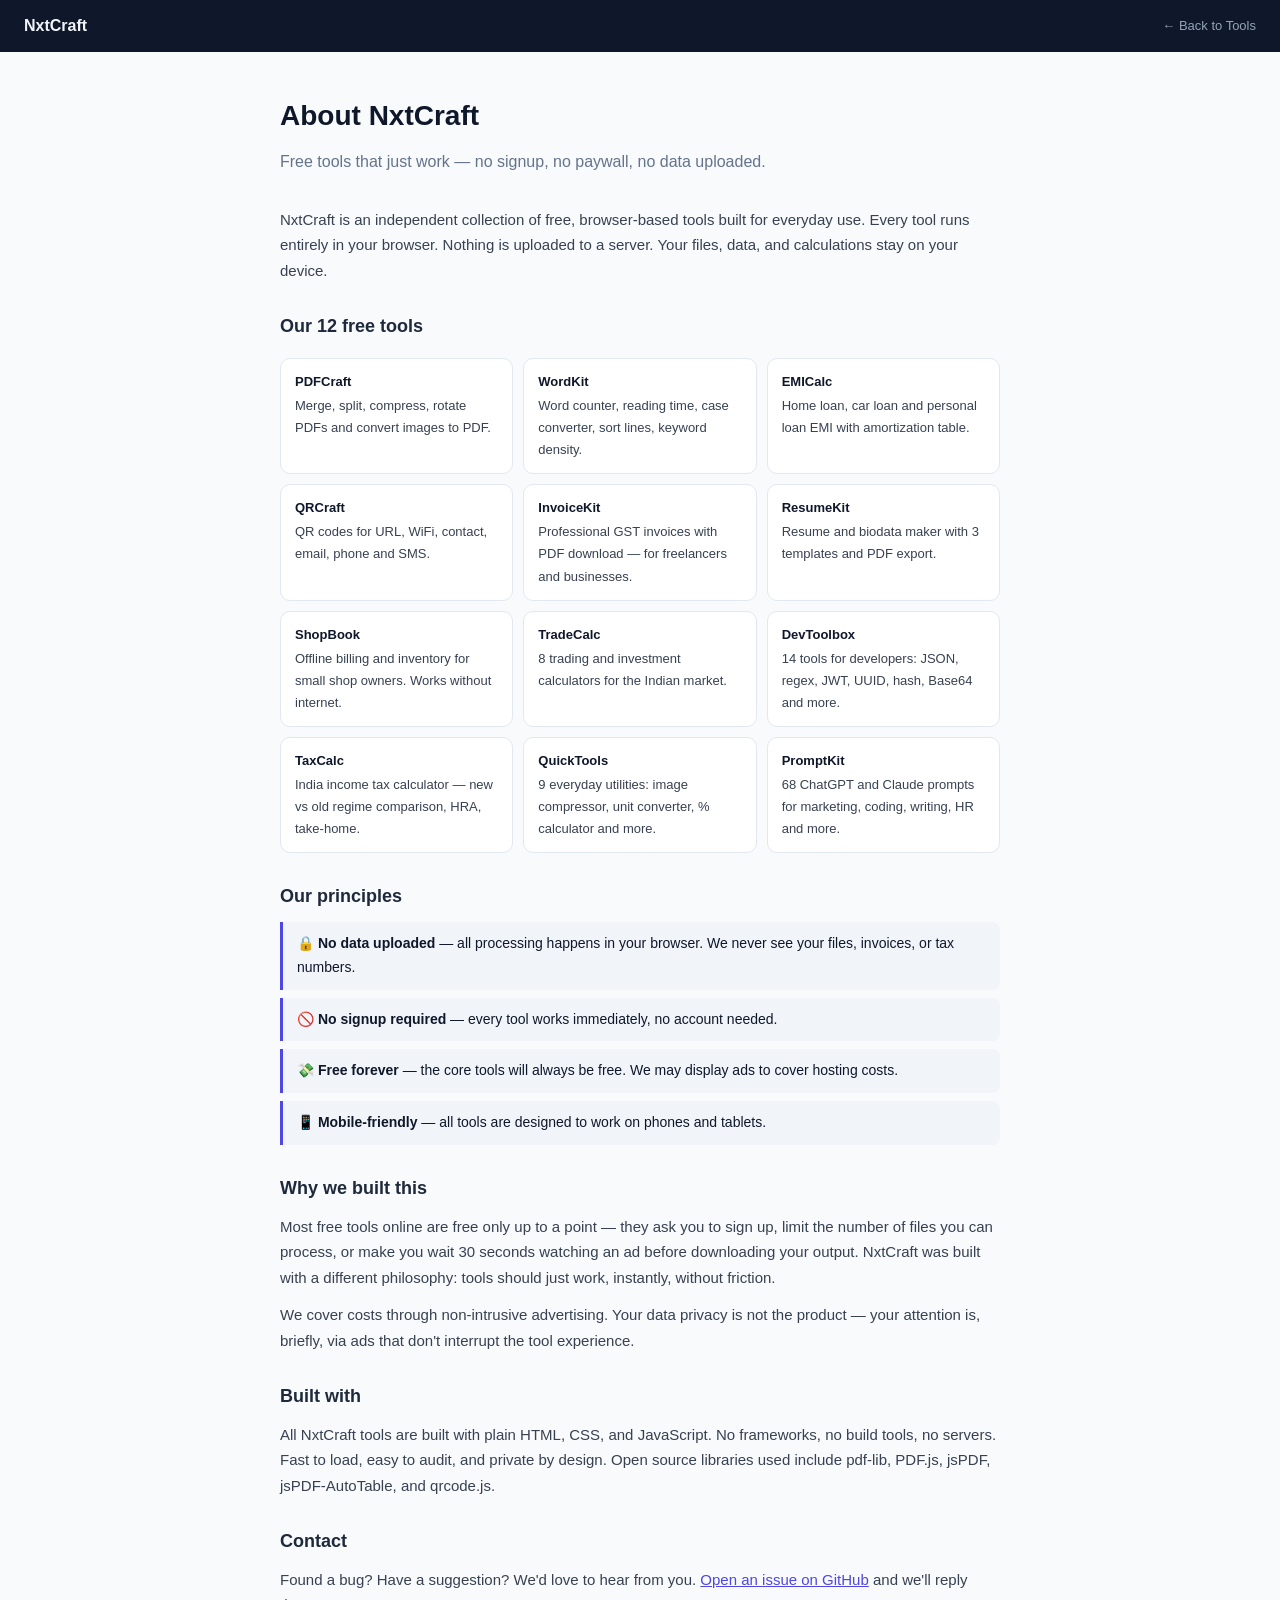
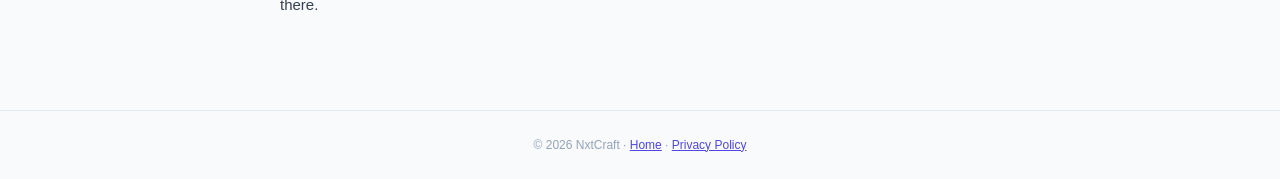
<file: about/index.html>
<!DOCTYPE html>
<html lang="en">
<head>
<meta charset="UTF-8">
<meta name="viewport" content="width=device-width, initial-scale=1.0">
<title>About NxtCraft — Free Online Tools, No Signup, No Paywall</title>
<meta name="description" content="NxtCraft builds free, browser-based tools for everyday tasks. No signup, no ads in the way, no data uploaded. 12 tools for developers, traders, students, writers and shop owners.">
<link rel="canonical" href="https://nxtcraft.github.io/about/">
<meta name="robots" content="index, follow">
<style>
*,*::before,*::after{box-sizing:border-box;margin:0;padding:0}
body{font-family:-apple-system,BlinkMacSystemFont,'Segoe UI',sans-serif;background:#f8fafc;color:#0f172a;font-size:15px;line-height:1.7}
nav{background:#0f172a;padding:0 24px;height:52px;display:flex;align-items:center;justify-content:space-between}
nav a{color:#f1f5f9;text-decoration:none;font-weight:700;font-size:16px}
nav a.back{font-size:13px;color:#94a3b8;font-weight:400}
.container{max-width:760px;margin:0 auto;padding:40px 20px}
h1{font-size:28px;font-weight:800;margin-bottom:8px}
.tagline{font-size:16px;color:#64748b;margin-bottom:32px}
h2{font-size:18px;font-weight:700;color:#1e293b;margin:28px 0 10px}
p{color:#374151;margin-bottom:12px}
ul{padding-left:20px;color:#374151;margin-bottom:12px}
li{margin-bottom:6px}
a{color:#4f46e5}
.tool-grid{display:grid;grid-template-columns:repeat(auto-fill,minmax(200px,1fr));gap:10px;margin:16px 0}
.tool-item{background:#fff;border:1px solid #e2e8f0;border-radius:10px;padding:12px 14px;font-size:13px;color:#374151}
.tool-item strong{display:block;color:#0f172a;margin-bottom:2px}
.principle{background:#f1f5f9;border-left:3px solid #4f46e5;padding:10px 14px;border-radius:0 8px 8px 0;margin-bottom:8px;font-size:14px}
footer{text-align:center;padding:24px;font-size:12px;color:#94a3b8;border-top:1px solid #e2e8f0;margin-top:40px}
</style>
<meta property="og:title" content="About NxtCraft — Free Online Tools, No Signup, No Paywall">
<meta property="og:description" content="NxtCraft builds free, browser-based tools for everyday tasks. No signup, no ads in the way, no data uploaded. 12 tools for developers, traders, students, writers and shop owners.">
<meta property="og:url" content="https://nxtcraft.github.io/about/">
</head>
<body>
<nav>
  <a href="/">NxtCraft</a>
  <a href="/" class="back">← Back to Tools</a>
</nav>
<div class="container">
  <h1>About NxtCraft</h1>
  <p class="tagline">Free tools that just work — no signup, no paywall, no data uploaded.</p>

  <p>NxtCraft is an independent collection of free, browser-based tools built for everyday use. Every tool runs entirely in your browser. Nothing is uploaded to a server. Your files, data, and calculations stay on your device.</p>

  <h2>Our 12 free tools</h2>
  <div class="tool-grid">
    <div class="tool-item"><strong>PDFCraft</strong>Merge, split, compress, rotate PDFs and convert images to PDF.</div>
    <div class="tool-item"><strong>WordKit</strong>Word counter, reading time, case converter, sort lines, keyword density.</div>
    <div class="tool-item"><strong>EMICalc</strong>Home loan, car loan and personal loan EMI with amortization table.</div>
    <div class="tool-item"><strong>QRCraft</strong>QR codes for URL, WiFi, contact, email, phone and SMS.</div>
    <div class="tool-item"><strong>InvoiceKit</strong>Professional GST invoices with PDF download — for freelancers and businesses.</div>
    <div class="tool-item"><strong>ResumeKit</strong>Resume and biodata maker with 3 templates and PDF export.</div>
    <div class="tool-item"><strong>ShopBook</strong>Offline billing and inventory for small shop owners. Works without internet.</div>
    <div class="tool-item"><strong>TradeCalc</strong>8 trading and investment calculators for the Indian market.</div>
    <div class="tool-item"><strong>DevToolbox</strong>14 tools for developers: JSON, regex, JWT, UUID, hash, Base64 and more.</div>
    <div class="tool-item"><strong>TaxCalc</strong>India income tax calculator — new vs old regime comparison, HRA, take-home.</div>
    <div class="tool-item"><strong>QuickTools</strong>9 everyday utilities: image compressor, unit converter, % calculator and more.</div>
    <div class="tool-item"><strong>PromptKit</strong>68 ChatGPT and Claude prompts for marketing, coding, writing, HR and more.</div>
  </div>

  <h2>Our principles</h2>
  <div class="principle">🔒 <strong>No data uploaded</strong> — all processing happens in your browser. We never see your files, invoices, or tax numbers.</div>
  <div class="principle">🚫 <strong>No signup required</strong> — every tool works immediately, no account needed.</div>
  <div class="principle">💸 <strong>Free forever</strong> — the core tools will always be free. We may display ads to cover hosting costs.</div>
  <div class="principle">📱 <strong>Mobile-friendly</strong> — all tools are designed to work on phones and tablets.</div>

  <h2>Why we built this</h2>
  <p>Most free tools online are free only up to a point — they ask you to sign up, limit the number of files you can process, or make you wait 30 seconds watching an ad before downloading your output. NxtCraft was built with a different philosophy: tools should just work, instantly, without friction.</p>
  <p>We cover costs through non-intrusive advertising. Your data privacy is not the product — your attention is, briefly, via ads that don't interrupt the tool experience.</p>

  <h2>Built with</h2>
  <p>All NxtCraft tools are built with plain HTML, CSS, and JavaScript. No frameworks, no build tools, no servers. Fast to load, easy to audit, and private by design. Open source libraries used include pdf-lib, PDF.js, jsPDF, jsPDF-AutoTable, and qrcode.js.</p>

  <h2>Contact</h2>
  <p>Found a bug? Have a suggestion? We'd love to hear from you. <a href="https://github.com/nxtcraft/nxtcraft.github.io/issues/new" target="_blank" rel="noopener">Open an issue on GitHub</a> and we'll reply there.</p>

</div>
<footer>
  &copy; 2026 NxtCraft · <a href="/">Home</a> · <a href="/privacy/">Privacy Policy</a>
</footer>
</body>
</html>
</file>
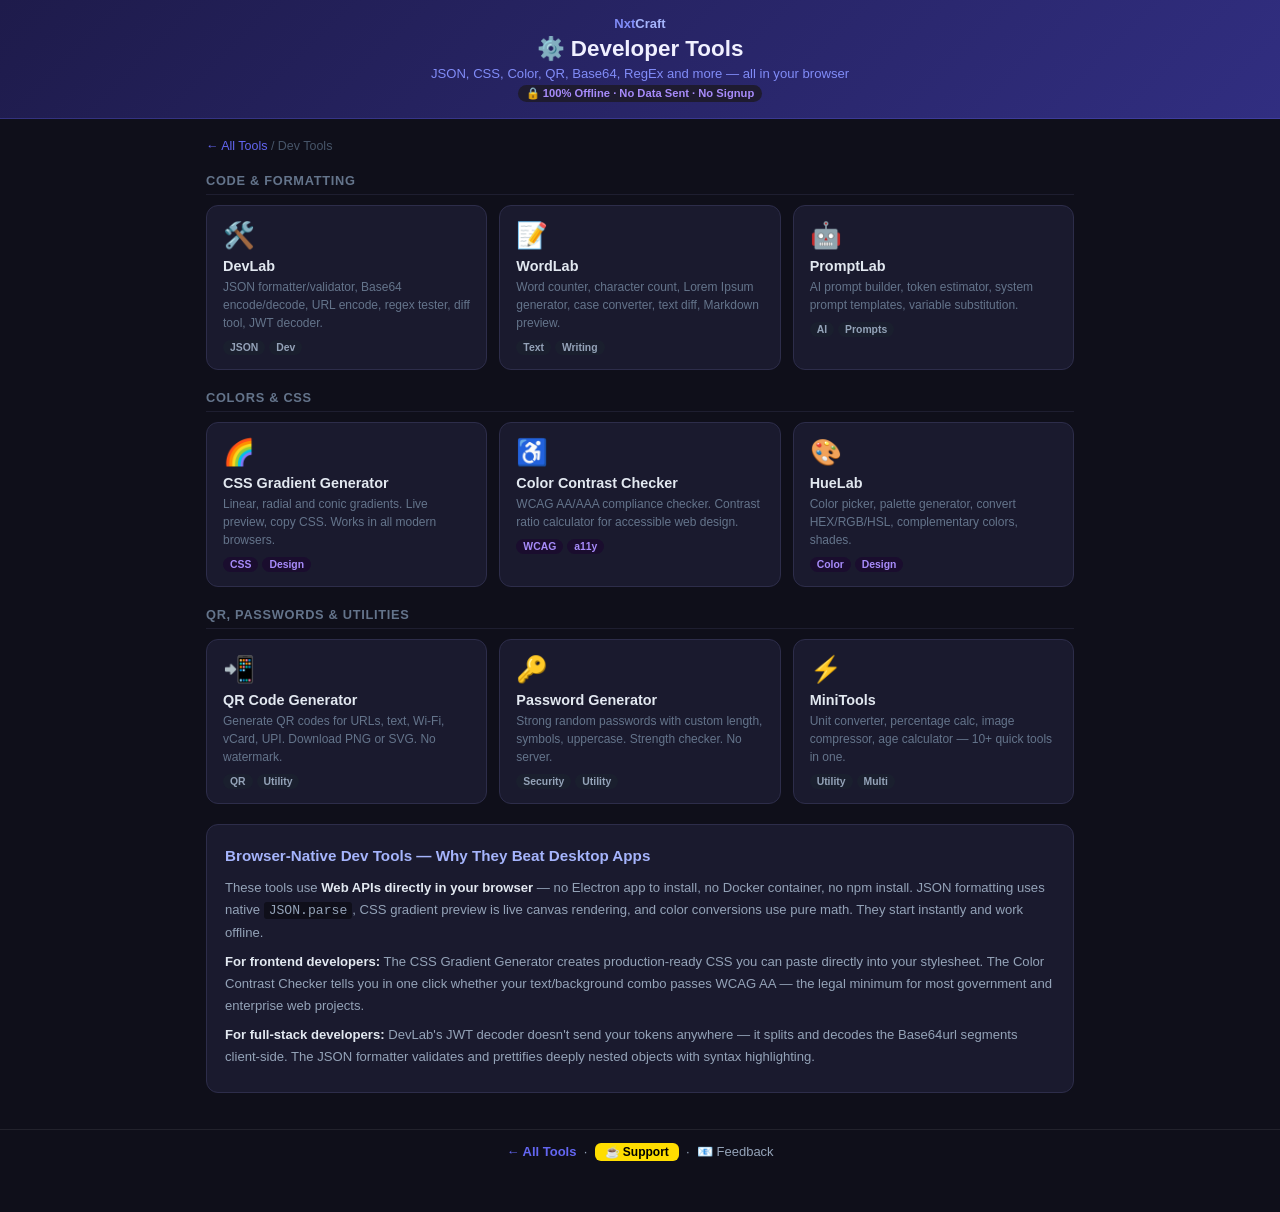
<file: dev-tools/index.html>
<!DOCTYPE html>
<html lang="en">
<head>
<meta charset="UTF-8">
<meta name="viewport" content="width=device-width,initial-scale=1">
<title>Free Developer Tools — JSON, Regex, Base64, CSS | NxtCraft</title>
<meta name="description" content="Free online developer tools — JSON formatter, CSS gradient generator, color contrast checker, Base64 encoder, RegEx tester, Lorem Ipsum generator, QR code maker. No signup.">
<meta name="keywords" content="free developer tools online, JSON formatter, CSS gradient generator, color contrast checker WCAG, base64 encoder decoder, regex tester, QR code generator, dev tools browser">
<meta property="og:title" content="Free Developer Tools — JSON, CSS, Color, QR | NxtCraft">
<meta name="theme-color" content="#4f46e5">
<link rel="canonical" href="https://nxtcraft.github.io/dev-tools/">
<style>
*{box-sizing:border-box;margin:0;padding:0}
body{font-family:-apple-system,BlinkMacSystemFont,'Segoe UI',sans-serif;background:#0f0f1a;color:#e2e8f0;min-height:100vh;padding-bottom:40px}
header{background:linear-gradient(135deg,#1e1b4b,#312e81);padding:16px 20px;text-align:center;border-bottom:1px solid rgba(99,102,241,.3)}
.logo-link{text-decoration:none}
.logo{font-size:13px;color:#818cf8;font-weight:700}
.logo span{color:#a5b4fc}
h1{font-size:1.4rem;color:#f0f0ff;font-weight:800;margin-top:4px}
.subtitle{font-size:.82rem;color:#818cf8;margin-top:4px}
.badge{display:inline-block;background:#1e1b30;color:#a78bfa;font-size:.7rem;padding:2px 8px;border-radius:20px;margin-top:4px;font-weight:600}
.container{max-width:900px;margin:0 auto;padding:20px 16px}
.tools-grid{display:grid;grid-template-columns:repeat(auto-fill,minmax(220px,1fr));gap:12px}
.tool-card{background:#1a1a2e;border:1px solid #2d2d4a;border-radius:12px;padding:14px 16px;text-decoration:none;display:block;transition:all .15s}
.tool-card:hover{border-color:#6366f1;background:#1a1a3e;transform:translateY(-1px)}
.tool-icon{font-size:1.6rem;margin-bottom:8px}
.tool-name{font-size:.9rem;font-weight:700;color:#e2e8f0;margin-bottom:4px}
.tool-desc{font-size:.75rem;color:#64748b;line-height:1.5}
.tool-tags{margin-top:8px;display:flex;flex-wrap:wrap;gap:4px}
.tag{font-size:.65rem;padding:2px 7px;border-radius:10px;font-weight:600}
.section-title{font-size:.8rem;font-weight:700;color:#64748b;text-transform:uppercase;letter-spacing:.7px;margin:20px 0 10px;padding-bottom:6px;border-bottom:1px solid #1e1e30}
.breadcrumb{font-size:.78rem;color:#475569;margin-bottom:16px}
.breadcrumb a{color:#6366f1;text-decoration:none}
.seo-box{background:#1a1a2e;border:1px solid #2d2d4a;border-radius:12px;padding:18px;color:#94a3b8;font-size:.82rem;line-height:1.7;margin-top:20px}
.seo-box h2{color:#a5b4fc;font-size:.95rem;margin-bottom:8px}
.seo-box p{margin-bottom:6px}
.seo-box strong{color:#e2e8f0}
</style>
<meta property="og:description" content="Free online developer tools — JSON formatter, CSS gradient generator, color contrast checker, Base64 encoder, RegEx tester, Lorem Ipsum generator, QR code maker. No signup.">
<meta property="og:url" content="https://nxtcraft.github.io/dev-tools/">
<script type="application/ld+json">{"@context": "https://schema.org", "@type": "CollectionPage", "name": "Free Developer Tools Online", "url": "https://nxtcraft.github.io/dev-tools/", "description": "Free online developer tools — JSON formatter, CSS gradient generator, color contrast checker, Base64 encoder, RegEx tester, Lorem Ipsum generator, QR code maker. No signup."}</script>
<script type="application/ld+json">{"@context": "https://schema.org", "@type": "BreadcrumbList", "itemListElement": [{"@type": "ListItem", "position": 1, "name": "NxtCraft", "item": "https://nxtcraft.github.io/"}, {"@type": "ListItem", "position": 2, "name": "Free Developer Tools Online", "item": "https://nxtcraft.github.io/dev-tools/"}]}</script>
</head>
<body>
<header>
  <a href="https://nxtcraft.github.io/" class="logo-link"><div class="logo">Nxt<span>Craft</span></div></a>
  <h1>⚙️ Developer Tools</h1>
  <div class="subtitle">JSON, CSS, Color, QR, Base64, RegEx and more — all in your browser</div>
  <div class="badge">🔒 100% Offline · No Data Sent · No Signup</div>
</header>

<div class="container">
  <div class="breadcrumb"><a href="https://nxtcraft.github.io/">← All Tools</a> / Dev Tools</div>

  <div class="section-title">Code & Formatting</div>
  <div class="tools-grid">
    <a class="tool-card" href="https://nxtcraft.github.io/devlab/">
      <div class="tool-icon">🛠️</div>
      <div class="tool-name">DevLab</div>
      <div class="tool-desc">JSON formatter/validator, Base64 encode/decode, URL encode, regex tester, diff tool, JWT decoder.</div>
      <div class="tool-tags"><span class="tag" style="background:#1a1f2e;color:#94a3b8;">JSON</span><span class="tag" style="background:#1a1f2e;color:#94a3b8;">Dev</span></div>
    </a>
    <a class="tool-card" href="https://nxtcraft.github.io/wordlab/">
      <div class="tool-icon">📝</div>
      <div class="tool-name">WordLab</div>
      <div class="tool-desc">Word counter, character count, Lorem Ipsum generator, case converter, text diff, Markdown preview.</div>
      <div class="tool-tags"><span class="tag" style="background:#1a1f2e;color:#94a3b8;">Text</span><span class="tag" style="background:#1a1f2e;color:#94a3b8;">Writing</span></div>
    </a>
    <a class="tool-card" href="https://nxtcraft.github.io/promptlab/">
      <div class="tool-icon">🤖</div>
      <div class="tool-name">PromptLab</div>
      <div class="tool-desc">AI prompt builder, token estimator, system prompt templates, variable substitution.</div>
      <div class="tool-tags"><span class="tag" style="background:#1a1f2e;color:#94a3b8;">AI</span><span class="tag" style="background:#1a1f2e;color:#94a3b8;">Prompts</span></div>
    </a>
  </div>

  <div class="section-title">Colors & CSS</div>
  <div class="tools-grid">
    <a class="tool-card" href="https://nxtcraft.github.io/css-gradient/">
      <div class="tool-icon">🌈</div>
      <div class="tool-name">CSS Gradient Generator</div>
      <div class="tool-desc">Linear, radial and conic gradients. Live preview, copy CSS. Works in all modern browsers.</div>
      <div class="tool-tags"><span class="tag" style="background:#1a0d2e;color:#a78bfa;">CSS</span><span class="tag" style="background:#1a0d2e;color:#a78bfa;">Design</span></div>
    </a>
    <a class="tool-card" href="https://nxtcraft.github.io/color-contrast/">
      <div class="tool-icon">♿</div>
      <div class="tool-name">Color Contrast Checker</div>
      <div class="tool-desc">WCAG AA/AAA compliance checker. Contrast ratio calculator for accessible web design.</div>
      <div class="tool-tags"><span class="tag" style="background:#1a0d2e;color:#a78bfa;">WCAG</span><span class="tag" style="background:#1a0d2e;color:#a78bfa;">a11y</span></div>
    </a>
    <a class="tool-card" href="https://nxtcraft.github.io/huelab/">
      <div class="tool-icon">🎨</div>
      <div class="tool-name">HueLab</div>
      <div class="tool-desc">Color picker, palette generator, convert HEX/RGB/HSL, complementary colors, shades.</div>
      <div class="tool-tags"><span class="tag" style="background:#1a0d2e;color:#a78bfa;">Color</span><span class="tag" style="background:#1a0d2e;color:#a78bfa;">Design</span></div>
    </a>
  </div>

  <div class="section-title">QR, Passwords & Utilities</div>
  <div class="tools-grid">
    <a class="tool-card" href="https://nxtcraft.github.io/qrlab/">
      <div class="tool-icon">📲</div>
      <div class="tool-name">QR Code Generator</div>
      <div class="tool-desc">Generate QR codes for URLs, text, Wi-Fi, vCard, UPI. Download PNG or SVG. No watermark.</div>
      <div class="tool-tags"><span class="tag" style="background:#1a1f2e;color:#94a3b8;">QR</span><span class="tag" style="background:#1a1f2e;color:#94a3b8;">Utility</span></div>
    </a>
    <a class="tool-card" href="https://nxtcraft.github.io/passgen/">
      <div class="tool-icon">🔑</div>
      <div class="tool-name">Password Generator</div>
      <div class="tool-desc">Strong random passwords with custom length, symbols, uppercase. Strength checker. No server.</div>
      <div class="tool-tags"><span class="tag" style="background:#1a1f2e;color:#94a3b8;">Security</span><span class="tag" style="background:#1a1f2e;color:#94a3b8;">Utility</span></div>
    </a>
    <a class="tool-card" href="https://nxtcraft.github.io/minitools/">
      <div class="tool-icon">⚡</div>
      <div class="tool-name">MiniTools</div>
      <div class="tool-desc">Unit converter, percentage calc, image compressor, age calculator — 10+ quick tools in one.</div>
      <div class="tool-tags"><span class="tag" style="background:#1a1f2e;color:#94a3b8;">Utility</span><span class="tag" style="background:#1a1f2e;color:#94a3b8;">Multi</span></div>
    </a>
  </div>

  <div class="seo-box">
    <h2>Browser-Native Dev Tools — Why They Beat Desktop Apps</h2>
    <p>These tools use <strong>Web APIs directly in your browser</strong> — no Electron app to install, no Docker container, no npm install. JSON formatting uses native <code style="background:#0f0f1a;padding:1px 5px;border-radius:3px">JSON.parse</code>, CSS gradient preview is live canvas rendering, and color conversions use pure math. They start instantly and work offline.</p>
    <p><strong>For frontend developers:</strong> The CSS Gradient Generator creates production-ready CSS you can paste directly into your stylesheet. The Color Contrast Checker tells you in one click whether your text/background combo passes WCAG AA — the legal minimum for most government and enterprise web projects.</p>
    <p><strong>For full-stack developers:</strong> DevLab's JWT decoder doesn't send your tokens anywhere — it splits and decodes the Base64url segments client-side. The JSON formatter validates and prettifies deeply nested objects with syntax highlighting.</p>
  </div>
</div>

<div style="text-align:center;padding:14px 20px;font-size:13px;color:#94a3b8;border-top:1px solid rgba(255,255,255,.08);margin-top:16px">
  <a href="https://nxtcraft.github.io/" style="color:#6366f1;text-decoration:none;font-weight:600">← All Tools</a>
  &nbsp;·&nbsp;
  <a href="https://buymeacoffee.com/nxtcraft" target="_blank" rel="noopener" style="background:#FFDD00;color:#000;padding:2px 10px;border-radius:6px;font-weight:700;text-decoration:none;font-size:12px">☕ Support</a>
  &nbsp;·&nbsp;
  <a href="https://github.com/nxtcraft/nxtcraft.github.io/issues/new" style="color:#94a3b8;text-decoration:none">📧 Feedback</a>
</div>
</body>
</html>
</file>
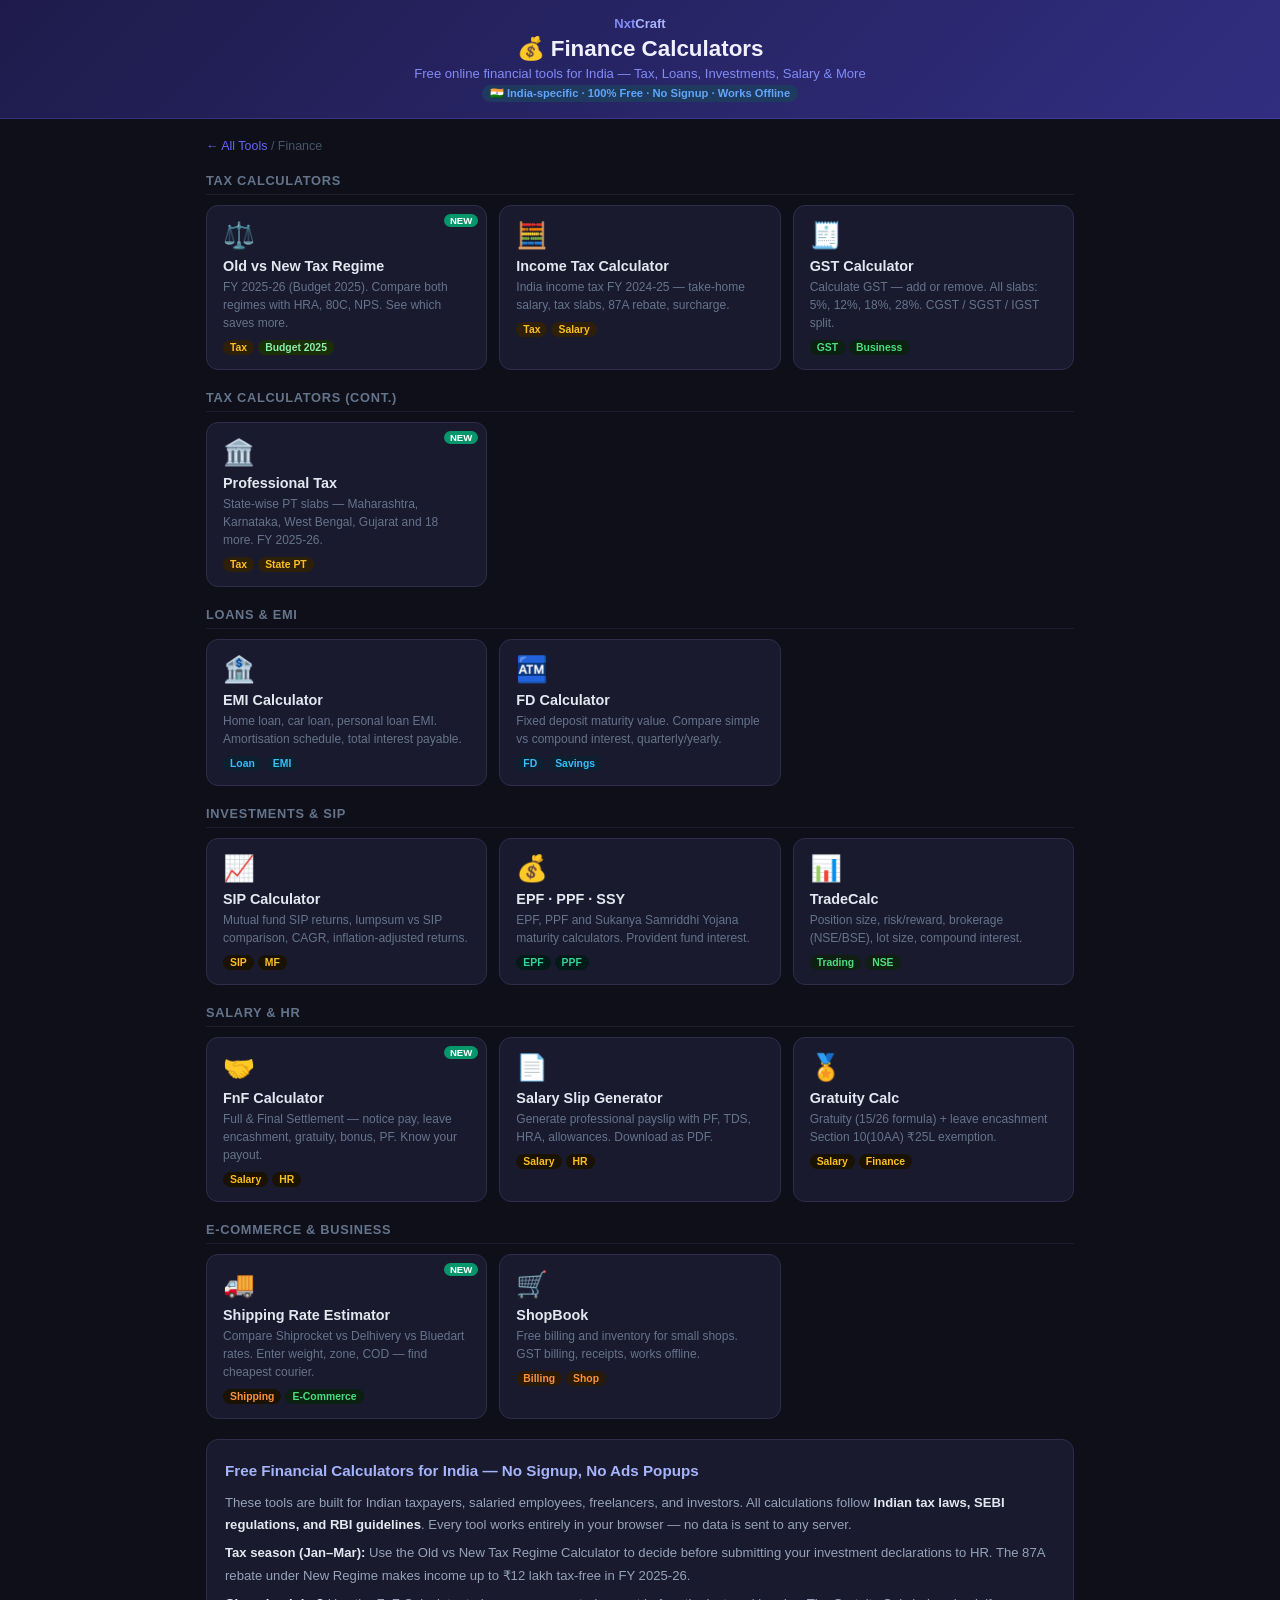
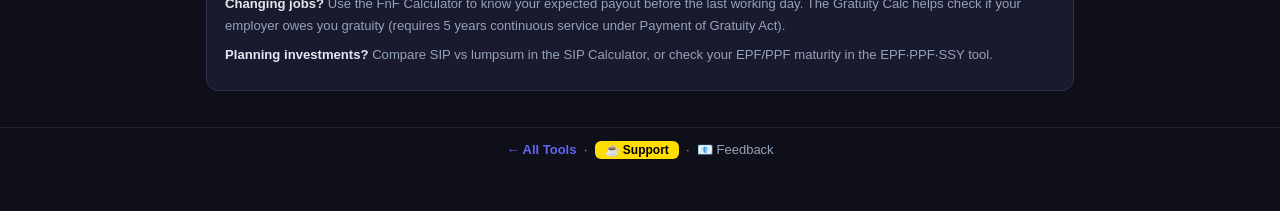
<file: finance/index.html>
<!DOCTYPE html>
<html lang="en">
<head>
<meta charset="UTF-8">
<meta name="viewport" content="width=device-width,initial-scale=1">
<title>Free Finance Calculators India — Tax, EMI, SIP, GST | NxtCraft</title>
<meta name="description" content="Free online finance calculators for India — Income Tax (Old vs New Regime), EMI, SIP, FD, GST, Gratuity, FnF Settlement, Salary Slip, EPF, Capital Gains. No signup.">
<meta name="keywords" content="free finance calculators India, income tax calculator, EMI calculator, SIP calculator, GST calculator, gratuity calculator, FnF calculator, salary slip generator">
<meta property="og:title" content="Free Finance Calculators India | NxtCraft">
<meta property="og:description" content="15+ free financial tools for India — tax, EMI, SIP, GST, FnF, gratuity, salary slip and more.">
<meta name="theme-color" content="#4f46e5">
<link rel="canonical" href="https://nxtcraft.github.io/finance/">
<style>
*{box-sizing:border-box;margin:0;padding:0}
body{font-family:-apple-system,BlinkMacSystemFont,'Segoe UI',sans-serif;background:#0f0f1a;color:#e2e8f0;min-height:100vh;padding-bottom:40px}
header{background:linear-gradient(135deg,#1e1b4b,#312e81);padding:16px 20px;text-align:center;border-bottom:1px solid rgba(99,102,241,.3)}
.logo-link{text-decoration:none}
.logo{font-size:13px;color:#818cf8;font-weight:700}
.logo span{color:#a5b4fc}
h1{font-size:1.4rem;color:#f0f0ff;font-weight:800;margin-top:4px}
.subtitle{font-size:.82rem;color:#818cf8;margin-top:4px}
.badge{display:inline-block;background:#1e3a5f;color:#60a5fa;font-size:.7rem;padding:2px 8px;border-radius:20px;margin-top:4px;font-weight:600}
.container{max-width:900px;margin:0 auto;padding:20px 16px}
.tools-grid{display:grid;grid-template-columns:repeat(auto-fill,minmax(220px,1fr));gap:12px}
.tool-card{background:#1a1a2e;border:1px solid #2d2d4a;border-radius:12px;padding:14px 16px;text-decoration:none;display:block;transition:all .15s;position:relative}
.tool-card:hover{border-color:#6366f1;background:#1a1a3e;transform:translateY(-1px)}
.tool-icon{font-size:1.6rem;margin-bottom:8px}
.tool-name{font-size:.9rem;font-weight:700;color:#e2e8f0;margin-bottom:4px}
.tool-desc{font-size:.75rem;color:#64748b;line-height:1.5}
.tool-tags{margin-top:8px;display:flex;flex-wrap:wrap;gap:4px}
.tag{font-size:.65rem;padding:2px 7px;border-radius:10px;font-weight:600}
.new-tag{position:absolute;top:8px;right:8px;background:#059669;color:#fff;font-size:.6rem;padding:1px 6px;border-radius:8px;font-weight:700}
.section-title{font-size:.8rem;font-weight:700;color:#64748b;text-transform:uppercase;letter-spacing:.7px;margin:20px 0 10px;padding-bottom:6px;border-bottom:1px solid #1e1e30}
.breadcrumb{font-size:.78rem;color:#475569;margin-bottom:16px}
.breadcrumb a{color:#6366f1;text-decoration:none}
.seo-box{background:#1a1a2e;border:1px solid #2d2d4a;border-radius:12px;padding:18px;color:#94a3b8;font-size:.82rem;line-height:1.7;margin-top:20px}
.seo-box h2{color:#a5b4fc;font-size:.95rem;margin-bottom:8px}
.seo-box p{margin-bottom:6px}
.seo-box strong{color:#e2e8f0}
</style>
<script type="application/ld+json">{"@context": "https://schema.org", "@type": "CollectionPage", "name": "Free Finance Calculators India", "url": "https://nxtcraft.github.io/finance/", "description": "Free online finance calculators for India — Income Tax (Old vs New Regime), EMI, SIP, FD, GST, Gratuity, FnF Settlement, Salary Slip, EPF, Capital Gains. No signup."}</script>
<script type="application/ld+json">{"@context": "https://schema.org", "@type": "BreadcrumbList", "itemListElement": [{"@type": "ListItem", "position": 1, "name": "NxtCraft", "item": "https://nxtcraft.github.io/"}, {"@type": "ListItem", "position": 2, "name": "Free Finance Calculators India", "item": "https://nxtcraft.github.io/finance/"}]}</script>
</head>
<body>
<header>
  <a href="https://nxtcraft.github.io/" class="logo-link"><div class="logo">Nxt<span>Craft</span></div></a>
  <h1>💰 Finance Calculators</h1>
  <div class="subtitle">Free online financial tools for India — Tax, Loans, Investments, Salary & More</div>
  <div class="badge">🇮🇳 India-specific · 100% Free · No Signup · Works Offline</div>
</header>

<div class="container">
  <div class="breadcrumb"><a href="https://nxtcraft.github.io/">← All Tools</a> / Finance</div>

  <div class="section-title">Tax Calculators</div>
  <div class="tools-grid">
    <a class="tool-card" href="https://nxtcraft.github.io/taxcalc/regime/">
      <span class="new-tag">NEW</span>
      <div class="tool-icon">⚖️</div>
      <div class="tool-name">Old vs New Tax Regime</div>
      <div class="tool-desc">FY 2025-26 (Budget 2025). Compare both regimes with HRA, 80C, NPS. See which saves more.</div>
      <div class="tool-tags"><span class="tag" style="background:#2e1f08;color:#fbbf24;">Tax</span><span class="tag" style="background:#1a2e08;color:#86efac;">Budget 2025</span></div>
    </a>
    <a class="tool-card" href="https://nxtcraft.github.io/taxcalc/">
      <div class="tool-icon">🧮</div>
      <div class="tool-name">Income Tax Calculator</div>
      <div class="tool-desc">India income tax FY 2024-25 — take-home salary, tax slabs, 87A rebate, surcharge.</div>
      <div class="tool-tags"><span class="tag" style="background:#2e1f08;color:#fbbf24;">Tax</span><span class="tag" style="background:#2e1f08;color:#fbbf24;">Salary</span></div>
    </a>
    <a class="tool-card" href="https://nxtcraft.github.io/gstcalc/">
      <div class="tool-icon">🧾</div>
      <div class="tool-name">GST Calculator</div>
      <div class="tool-desc">Calculate GST — add or remove. All slabs: 5%, 12%, 18%, 28%. CGST / SGST / IGST split.</div>
      <div class="tool-tags"><span class="tag" style="background:#0a2010;color:#4ade80;">GST</span><span class="tag" style="background:#0a2010;color:#4ade80;">Business</span></div>
    </a>
  </div>

  <div class="section-title">Tax Calculators (cont.)</div>
  <div class="tools-grid">
    <a class="tool-card" href="https://nxtcraft.github.io/taxcalc/prof-tax/">
      <span class="new-tag">NEW</span>
      <div class="tool-icon">🏛️</div>
      <div class="tool-name">Professional Tax</div>
      <div class="tool-desc">State-wise PT slabs — Maharashtra, Karnataka, West Bengal, Gujarat and 18 more. FY 2025-26.</div>
      <div class="tool-tags"><span class="tag" style="background:#2e1f08;color:#fbbf24;">Tax</span><span class="tag" style="background:#2e1f08;color:#fbbf24;">State PT</span></div>
    </a>
  </div>

  <div class="section-title">Loans & EMI</div>
  <div class="tools-grid">
    <a class="tool-card" href="https://nxtcraft.github.io/emicalc/">
      <div class="tool-icon">🏦</div>
      <div class="tool-name">EMI Calculator</div>
      <div class="tool-desc">Home loan, car loan, personal loan EMI. Amortisation schedule, total interest payable.</div>
      <div class="tool-tags"><span class="tag" style="background:#0c2030;color:#38bdf8;">Loan</span><span class="tag" style="background:#0c2030;color:#38bdf8;">EMI</span></div>
    </a>
    <a class="tool-card" href="https://nxtcraft.github.io/fdcalc/">
      <div class="tool-icon">🏧</div>
      <div class="tool-name">FD Calculator</div>
      <div class="tool-desc">Fixed deposit maturity value. Compare simple vs compound interest, quarterly/yearly.</div>
      <div class="tool-tags"><span class="tag" style="background:#0c2030;color:#38bdf8;">FD</span><span class="tag" style="background:#0c2030;color:#38bdf8;">Savings</span></div>
    </a>
  </div>

  <div class="section-title">Investments & SIP</div>
  <div class="tools-grid">
    <a class="tool-card" href="https://nxtcraft.github.io/sipcalc/">
      <div class="tool-icon">📈</div>
      <div class="tool-name">SIP Calculator</div>
      <div class="tool-desc">Mutual fund SIP returns, lumpsum vs SIP comparison, CAGR, inflation-adjusted returns.</div>
      <div class="tool-tags"><span class="tag" style="background:#1a1200;color:#fbbf24;">SIP</span><span class="tag" style="background:#1a1200;color:#fbbf24;">MF</span></div>
    </a>
    <a class="tool-card" href="https://nxtcraft.github.io/pfcalc/">
      <div class="tool-icon">💰</div>
      <div class="tool-name">EPF · PPF · SSY</div>
      <div class="tool-desc">EPF, PPF and Sukanya Samriddhi Yojana maturity calculators. Provident fund interest.</div>
      <div class="tool-tags"><span class="tag" style="background:#041a18;color:#34d399;">EPF</span><span class="tag" style="background:#041a18;color:#34d399;">PPF</span></div>
    </a>
    <a class="tool-card" href="https://nxtcraft.github.io/tradecalc/">
      <div class="tool-icon">📊</div>
      <div class="tool-name">TradeCalc</div>
      <div class="tool-desc">Position size, risk/reward, brokerage (NSE/BSE), lot size, compound interest.</div>
      <div class="tool-tags"><span class="tag" style="background:#0f1f12;color:#4ade80;">Trading</span><span class="tag" style="background:#0f1f12;color:#4ade80;">NSE</span></div>
    </a>
  </div>

  <div class="section-title">Salary & HR</div>
  <div class="tools-grid">
    <a class="tool-card" href="https://nxtcraft.github.io/gratuity/fnf/">
      <span class="new-tag">NEW</span>
      <div class="tool-icon">🤝</div>
      <div class="tool-name">FnF Calculator</div>
      <div class="tool-desc">Full & Final Settlement — notice pay, leave encashment, gratuity, bonus, PF. Know your payout.</div>
      <div class="tool-tags"><span class="tag" style="background:#1a1200;color:#fbbf24;">Salary</span><span class="tag" style="background:#1a1200;color:#fbbf24;">HR</span></div>
    </a>
    <a class="tool-card" href="https://nxtcraft.github.io/salaryslip/">
      <div class="tool-icon">📄</div>
      <div class="tool-name">Salary Slip Generator</div>
      <div class="tool-desc">Generate professional payslip with PF, TDS, HRA, allowances. Download as PDF.</div>
      <div class="tool-tags"><span class="tag" style="background:#1a1200;color:#fbbf24;">Salary</span><span class="tag" style="background:#1a1200;color:#fbbf24;">HR</span></div>
    </a>
    <a class="tool-card" href="https://nxtcraft.github.io/gratuity/">
      <div class="tool-icon">🏅</div>
      <div class="tool-name">Gratuity Calc</div>
      <div class="tool-desc">Gratuity (15/26 formula) + leave encashment Section 10(10AA) ₹25L exemption.</div>
      <div class="tool-tags"><span class="tag" style="background:#1a1200;color:#fbbf24;">Salary</span><span class="tag" style="background:#1a1200;color:#fbbf24;">Finance</span></div>
    </a>
  </div>

  <div class="section-title">E-Commerce & Business</div>
  <div class="tools-grid">
    <a class="tool-card" href="https://nxtcraft.github.io/shopbook/shipping/">
      <span class="new-tag">NEW</span>
      <div class="tool-icon">🚚</div>
      <div class="tool-name">Shipping Rate Estimator</div>
      <div class="tool-desc">Compare Shiprocket vs Delhivery vs Bluedart rates. Enter weight, zone, COD — find cheapest courier.</div>
      <div class="tool-tags"><span class="tag" style="background:#1a1200;color:#fb923c;">Shipping</span><span class="tag" style="background:#0a2010;color:#4ade80;">E-Commerce</span></div>
    </a>
    <a class="tool-card" href="https://nxtcraft.github.io/shopbook/">
      <div class="tool-icon">🛒</div>
      <div class="tool-name">ShopBook</div>
      <div class="tool-desc">Free billing and inventory for small shops. GST billing, receipts, works offline.</div>
      <div class="tool-tags"><span class="tag" style="background:#2a1a08;color:#fb923c;">Billing</span><span class="tag" style="background:#2a1a08;color:#fb923c;">Shop</span></div>
    </a>
  </div>

  <div class="seo-box">
    <h2>Free Financial Calculators for India — No Signup, No Ads Popups</h2>
    <p>These tools are built for Indian taxpayers, salaried employees, freelancers, and investors. All calculations follow <strong>Indian tax laws, SEBI regulations, and RBI guidelines</strong>. Every tool works entirely in your browser — no data is sent to any server.</p>
    <p><strong>Tax season (Jan–Mar):</strong> Use the Old vs New Tax Regime Calculator to decide before submitting your investment declarations to HR. The 87A rebate under New Regime makes income up to ₹12 lakh tax-free in FY 2025-26.</p>
    <p><strong>Changing jobs?</strong> Use the FnF Calculator to know your expected payout before the last working day. The Gratuity Calc helps check if your employer owes you gratuity (requires 5 years continuous service under Payment of Gratuity Act).</p>
    <p><strong>Planning investments?</strong> Compare SIP vs lumpsum in the SIP Calculator, or check your EPF/PPF maturity in the EPF·PPF·SSY tool.</p>
  </div>
</div>

<div style="text-align:center;padding:14px 20px;font-size:13px;color:#94a3b8;border-top:1px solid rgba(255,255,255,.08);margin-top:16px">
  <a href="https://nxtcraft.github.io/" style="color:#6366f1;text-decoration:none;font-weight:600">← All Tools</a>
  &nbsp;·&nbsp;
  <a href="https://buymeacoffee.com/nxtcraft" target="_blank" rel="noopener" style="background:#FFDD00;color:#000;padding:2px 10px;border-radius:6px;font-weight:700;text-decoration:none;font-size:12px">☕ Support</a>
  &nbsp;·&nbsp;
  <a href="https://github.com/nxtcraft/nxtcraft.github.io/issues/new" style="color:#94a3b8;text-decoration:none">📧 Feedback</a>
</div>
</body>
</html>
</file>
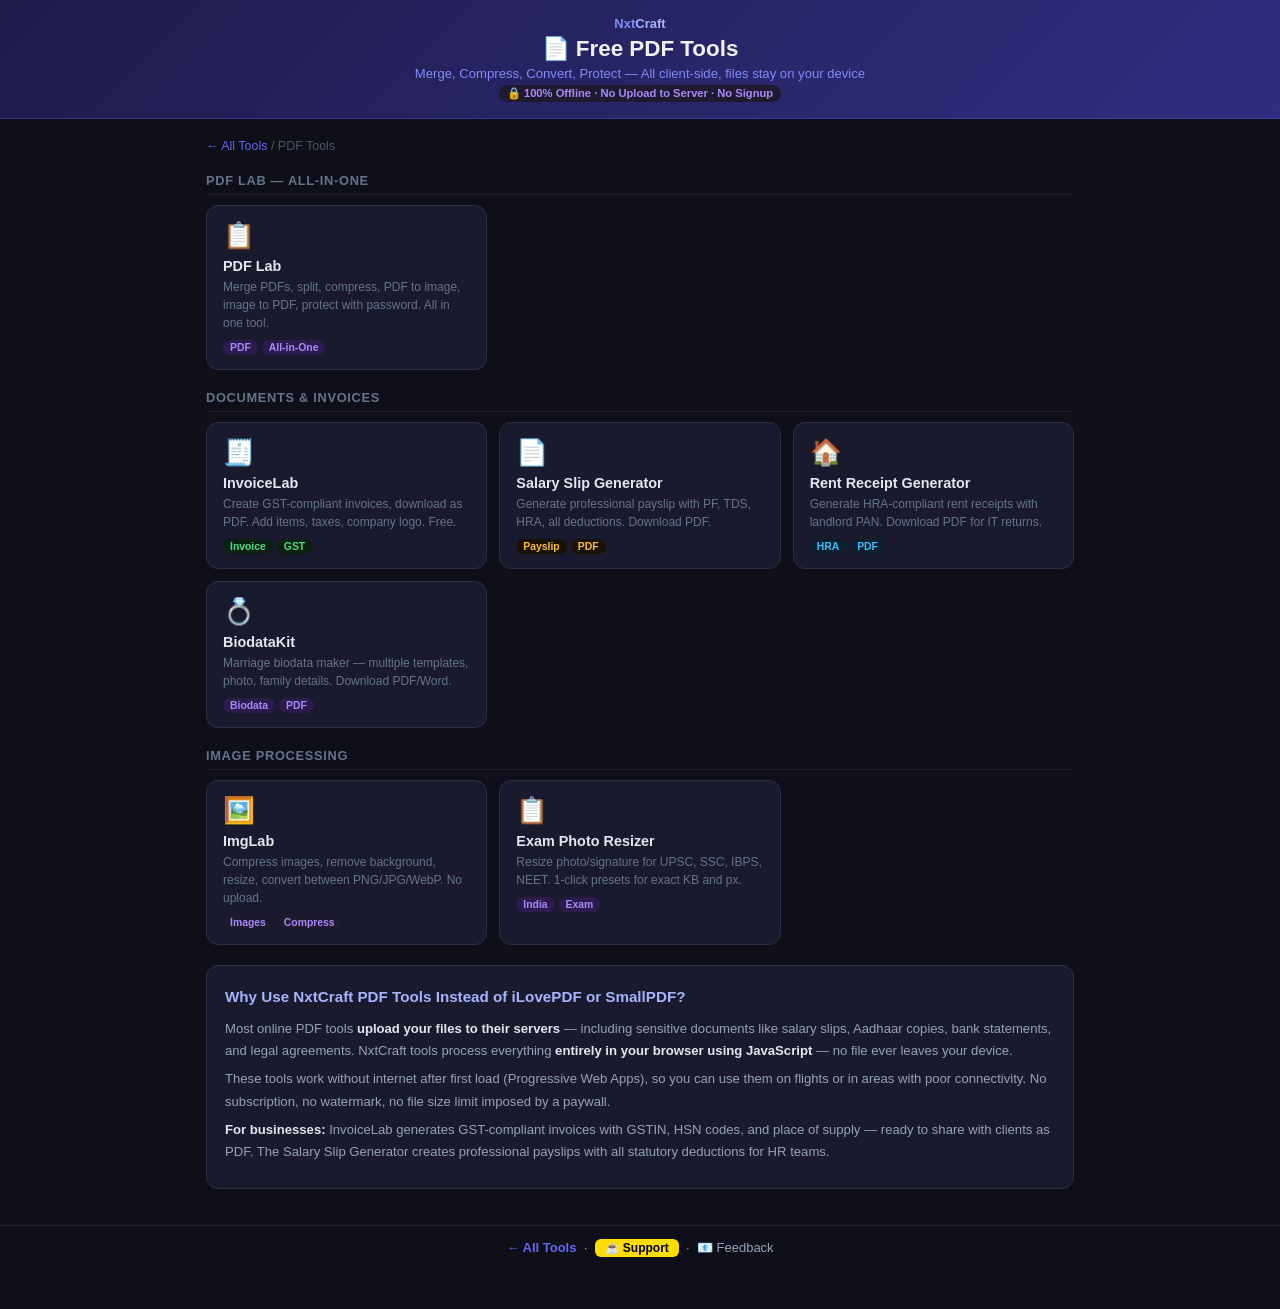
<file: pdf-tools/index.html>
<!DOCTYPE html>
<html lang="en">
<head>
<meta charset="UTF-8">
<meta name="viewport" content="width=device-width,initial-scale=1">
<title>Free PDF Tools Online — Merge, Compress, Convert | NxtCraft</title>
<meta name="description" content="Free online PDF tools — merge PDFs, compress PDF, PDF to image, image to PDF, protect PDF with password, extract pages. 100% client-side, no upload to server.">
<meta name="keywords" content="free PDF tools online, merge PDF online free, compress PDF, PDF to JPG, image to PDF, protect PDF password, extract PDF pages, offline PDF tool">
<meta property="og:title" content="Free PDF Tools — Merge, Compress, Convert | NxtCraft">
<meta name="theme-color" content="#4f46e5">
<link rel="canonical" href="https://nxtcraft.github.io/pdf-tools/">
<style>
*{box-sizing:border-box;margin:0;padding:0}
body{font-family:-apple-system,BlinkMacSystemFont,'Segoe UI',sans-serif;background:#0f0f1a;color:#e2e8f0;min-height:100vh;padding-bottom:40px}
header{background:linear-gradient(135deg,#1e1b4b,#312e81);padding:16px 20px;text-align:center;border-bottom:1px solid rgba(99,102,241,.3)}
.logo-link{text-decoration:none}
.logo{font-size:13px;color:#818cf8;font-weight:700}
.logo span{color:#a5b4fc}
h1{font-size:1.4rem;color:#f0f0ff;font-weight:800;margin-top:4px}
.subtitle{font-size:.82rem;color:#818cf8;margin-top:4px}
.badge{display:inline-block;background:#1e1b30;color:#a78bfa;font-size:.7rem;padding:2px 8px;border-radius:20px;margin-top:4px;font-weight:600}
.container{max-width:900px;margin:0 auto;padding:20px 16px}
.tools-grid{display:grid;grid-template-columns:repeat(auto-fill,minmax(220px,1fr));gap:12px}
.tool-card{background:#1a1a2e;border:1px solid #2d2d4a;border-radius:12px;padding:14px 16px;text-decoration:none;display:block;transition:all .15s}
.tool-card:hover{border-color:#6366f1;background:#1a1a3e;transform:translateY(-1px)}
.tool-icon{font-size:1.6rem;margin-bottom:8px}
.tool-name{font-size:.9rem;font-weight:700;color:#e2e8f0;margin-bottom:4px}
.tool-desc{font-size:.75rem;color:#64748b;line-height:1.5}
.tool-tags{margin-top:8px;display:flex;flex-wrap:wrap;gap:4px}
.tag{font-size:.65rem;padding:2px 7px;border-radius:10px;font-weight:600}
.section-title{font-size:.8rem;font-weight:700;color:#64748b;text-transform:uppercase;letter-spacing:.7px;margin:20px 0 10px;padding-bottom:6px;border-bottom:1px solid #1e1e30}
.breadcrumb{font-size:.78rem;color:#475569;margin-bottom:16px}
.breadcrumb a{color:#6366f1;text-decoration:none}
.seo-box{background:#1a1a2e;border:1px solid #2d2d4a;border-radius:12px;padding:18px;color:#94a3b8;font-size:.82rem;line-height:1.7;margin-top:20px}
.seo-box h2{color:#a5b4fc;font-size:.95rem;margin-bottom:8px}
.seo-box p{margin-bottom:6px}
.seo-box strong{color:#e2e8f0}
</style>
<meta property="og:description" content="Free online PDF tools — merge PDFs, compress PDF, PDF to image, image to PDF, protect PDF with password, extract pages. 100% client-side, no upload to server.">
<meta property="og:url" content="https://nxtcraft.github.io/pdf-tools/">
<script type="application/ld+json">{"@context": "https://schema.org", "@type": "CollectionPage", "name": "Free PDF Tools Online", "url": "https://nxtcraft.github.io/pdf-tools/", "description": "Free online PDF tools — merge PDFs, compress PDF, PDF to image, image to PDF, protect PDF with password, extract pages. 100% client-side, no upload to server."}</script>
<script type="application/ld+json">{"@context": "https://schema.org", "@type": "BreadcrumbList", "itemListElement": [{"@type": "ListItem", "position": 1, "name": "NxtCraft", "item": "https://nxtcraft.github.io/"}, {"@type": "ListItem", "position": 2, "name": "Free PDF Tools Online", "item": "https://nxtcraft.github.io/pdf-tools/"}]}</script>
</head>
<body>
<header>
  <a href="https://nxtcraft.github.io/" class="logo-link"><div class="logo">Nxt<span>Craft</span></div></a>
  <h1>📄 Free PDF Tools</h1>
  <div class="subtitle">Merge, Compress, Convert, Protect — All client-side, files stay on your device</div>
  <div class="badge">🔒 100% Offline · No Upload to Server · No Signup</div>
</header>

<div class="container">
  <div class="breadcrumb"><a href="https://nxtcraft.github.io/">← All Tools</a> / PDF Tools</div>

  <div class="section-title">PDF Lab — All-in-One</div>
  <div class="tools-grid">
    <a class="tool-card" href="https://nxtcraft.github.io/pdflab/">
      <div class="tool-icon">📋</div>
      <div class="tool-name">PDF Lab</div>
      <div class="tool-desc">Merge PDFs, split, compress, PDF to image, image to PDF, protect with password. All in one tool.</div>
      <div class="tool-tags"><span class="tag" style="background:#2d1b4e;color:#a78bfa;">PDF</span><span class="tag" style="background:#2d1b4e;color:#a78bfa;">All-in-One</span></div>
    </a>
  </div>

  <div class="section-title">Documents & Invoices</div>
  <div class="tools-grid">
    <a class="tool-card" href="https://nxtcraft.github.io/invoicelab/">
      <div class="tool-icon">🧾</div>
      <div class="tool-name">InvoiceLab</div>
      <div class="tool-desc">Create GST-compliant invoices, download as PDF. Add items, taxes, company logo. Free.</div>
      <div class="tool-tags"><span class="tag" style="background:#0a2010;color:#4ade80;">Invoice</span><span class="tag" style="background:#0a2010;color:#4ade80;">GST</span></div>
    </a>
    <a class="tool-card" href="https://nxtcraft.github.io/salaryslip/">
      <div class="tool-icon">📄</div>
      <div class="tool-name">Salary Slip Generator</div>
      <div class="tool-desc">Generate professional payslip with PF, TDS, HRA, all deductions. Download PDF.</div>
      <div class="tool-tags"><span class="tag" style="background:#1a1200;color:#fbbf24;">Payslip</span><span class="tag" style="background:#1a1200;color:#fbbf24;">PDF</span></div>
    </a>
    <a class="tool-card" href="https://nxtcraft.github.io/rentreceipt/">
      <div class="tool-icon">🏠</div>
      <div class="tool-name">Rent Receipt Generator</div>
      <div class="tool-desc">Generate HRA-compliant rent receipts with landlord PAN. Download PDF for IT returns.</div>
      <div class="tool-tags"><span class="tag" style="background:#0c2030;color:#38bdf8;">HRA</span><span class="tag" style="background:#0c2030;color:#38bdf8;">PDF</span></div>
    </a>
    <a class="tool-card" href="https://nxtcraft.github.io/biodatakit/">
      <div class="tool-icon">💍</div>
      <div class="tool-name">BiodataKit</div>
      <div class="tool-desc">Marriage biodata maker — multiple templates, photo, family details. Download PDF/Word.</div>
      <div class="tool-tags"><span class="tag" style="background:#2d1b4e;color:#a78bfa;">Biodata</span><span class="tag" style="background:#2d1b4e;color:#a78bfa;">PDF</span></div>
    </a>
  </div>

  <div class="section-title">Image Processing</div>
  <div class="tools-grid">
    <a class="tool-card" href="https://nxtcraft.github.io/imglab/">
      <div class="tool-icon">🖼️</div>
      <div class="tool-name">ImgLab</div>
      <div class="tool-desc">Compress images, remove background, resize, convert between PNG/JPG/WebP. No upload.</div>
      <div class="tool-tags"><span class="tag" style="background:#1e1b2e;color:#a78bfa;">Images</span><span class="tag" style="background:#1e1b2e;color:#a78bfa;">Compress</span></div>
    </a>
    <a class="tool-card" href="https://nxtcraft.github.io/imglab/exam/">
      <div class="tool-icon">📋</div>
      <div class="tool-name">Exam Photo Resizer</div>
      <div class="tool-desc">Resize photo/signature for UPSC, SSC, IBPS, NEET. 1-click presets for exact KB and px.</div>
      <div class="tool-tags"><span class="tag" style="background:#2d1b4e;color:#a78bfa;">India</span><span class="tag" style="background:#2d1b4e;color:#a78bfa;">Exam</span></div>
    </a>
  </div>

  <div class="seo-box">
    <h2>Why Use NxtCraft PDF Tools Instead of iLovePDF or SmallPDF?</h2>
    <p>Most online PDF tools <strong>upload your files to their servers</strong> — including sensitive documents like salary slips, Aadhaar copies, bank statements, and legal agreements. NxtCraft tools process everything <strong>entirely in your browser using JavaScript</strong> — no file ever leaves your device.</p>
    <p>These tools work without internet after first load (Progressive Web Apps), so you can use them on flights or in areas with poor connectivity. No subscription, no watermark, no file size limit imposed by a paywall.</p>
    <p><strong>For businesses:</strong> InvoiceLab generates GST-compliant invoices with GSTIN, HSN codes, and place of supply — ready to share with clients as PDF. The Salary Slip Generator creates professional payslips with all statutory deductions for HR teams.</p>
  </div>
</div>

<div style="text-align:center;padding:14px 20px;font-size:13px;color:#94a3b8;border-top:1px solid rgba(255,255,255,.08);margin-top:16px">
  <a href="https://nxtcraft.github.io/" style="color:#6366f1;text-decoration:none;font-weight:600">← All Tools</a>
  &nbsp;·&nbsp;
  <a href="https://buymeacoffee.com/nxtcraft" target="_blank" rel="noopener" style="background:#FFDD00;color:#000;padding:2px 10px;border-radius:6px;font-weight:700;text-decoration:none;font-size:12px">☕ Support</a>
  &nbsp;·&nbsp;
  <a href="https://github.com/nxtcraft/nxtcraft.github.io/issues/new" style="color:#94a3b8;text-decoration:none">📧 Feedback</a>
</div>
</body>
</html>
</file>
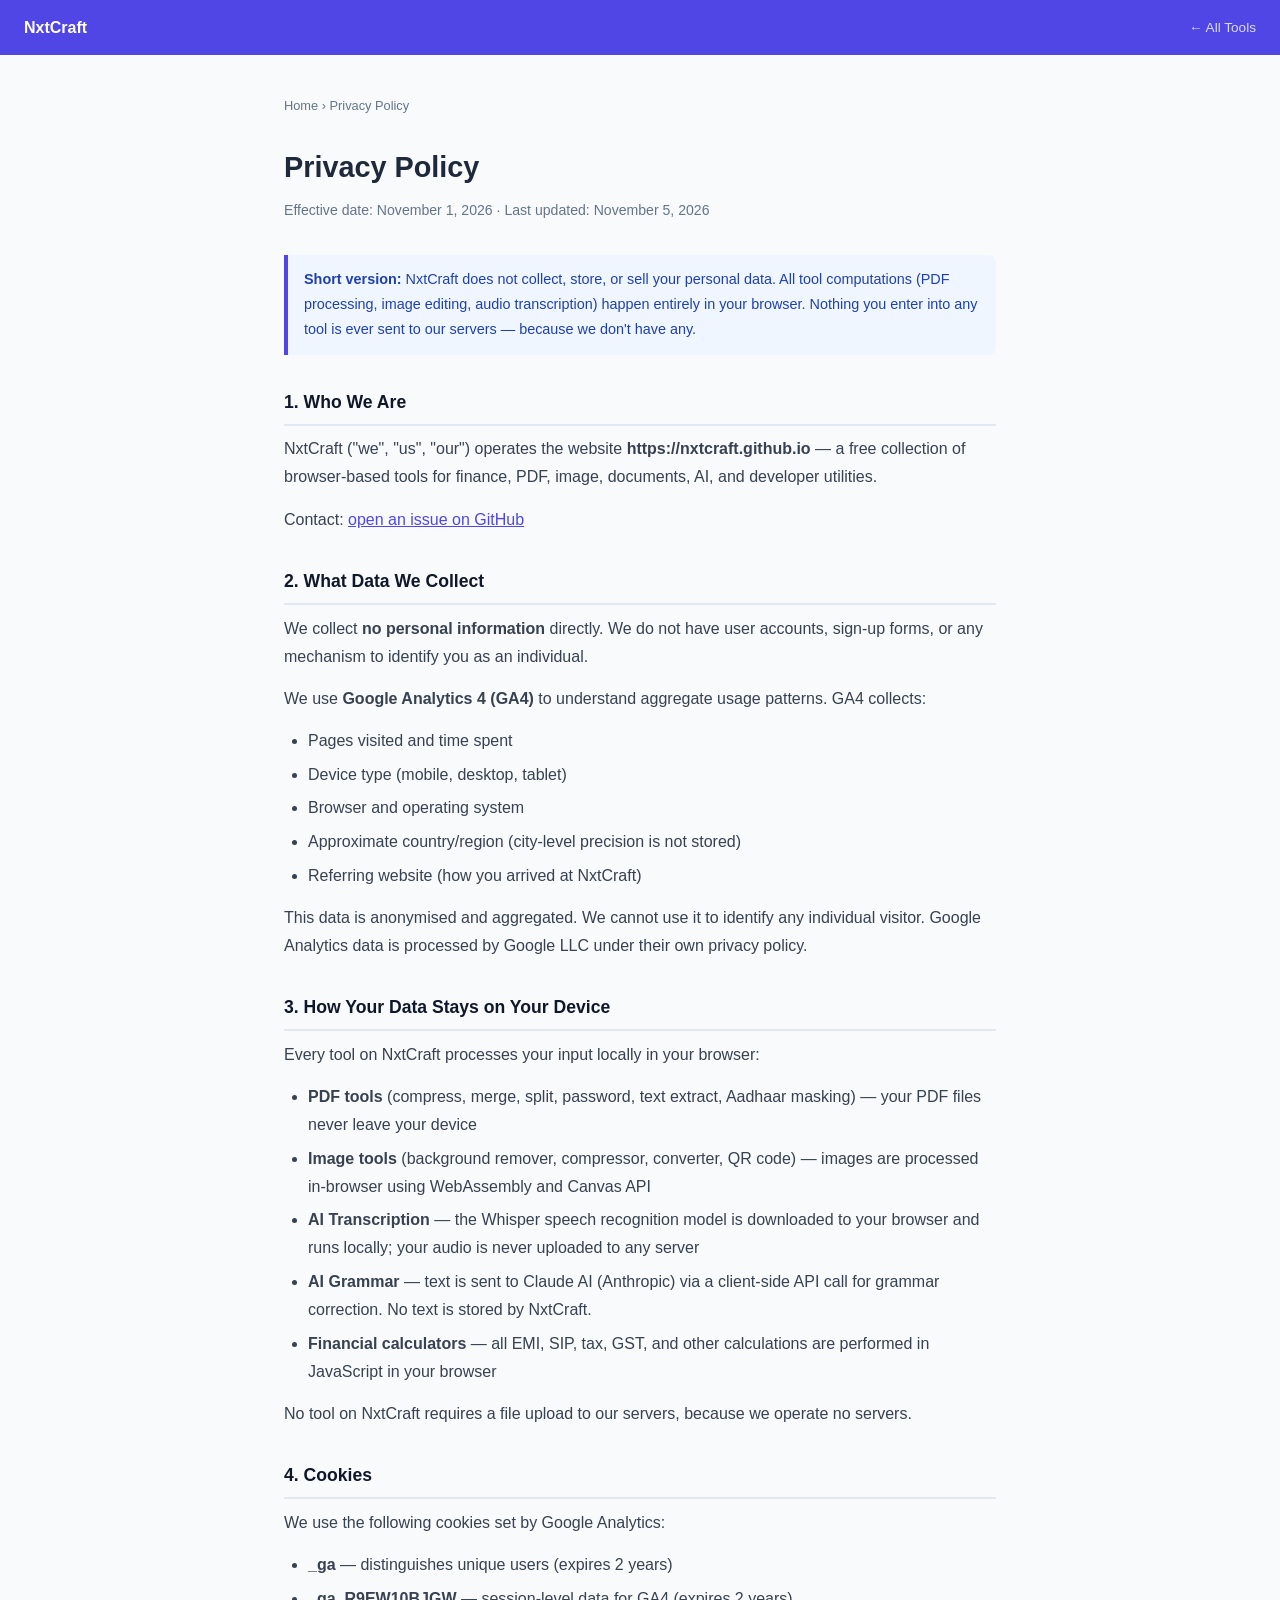
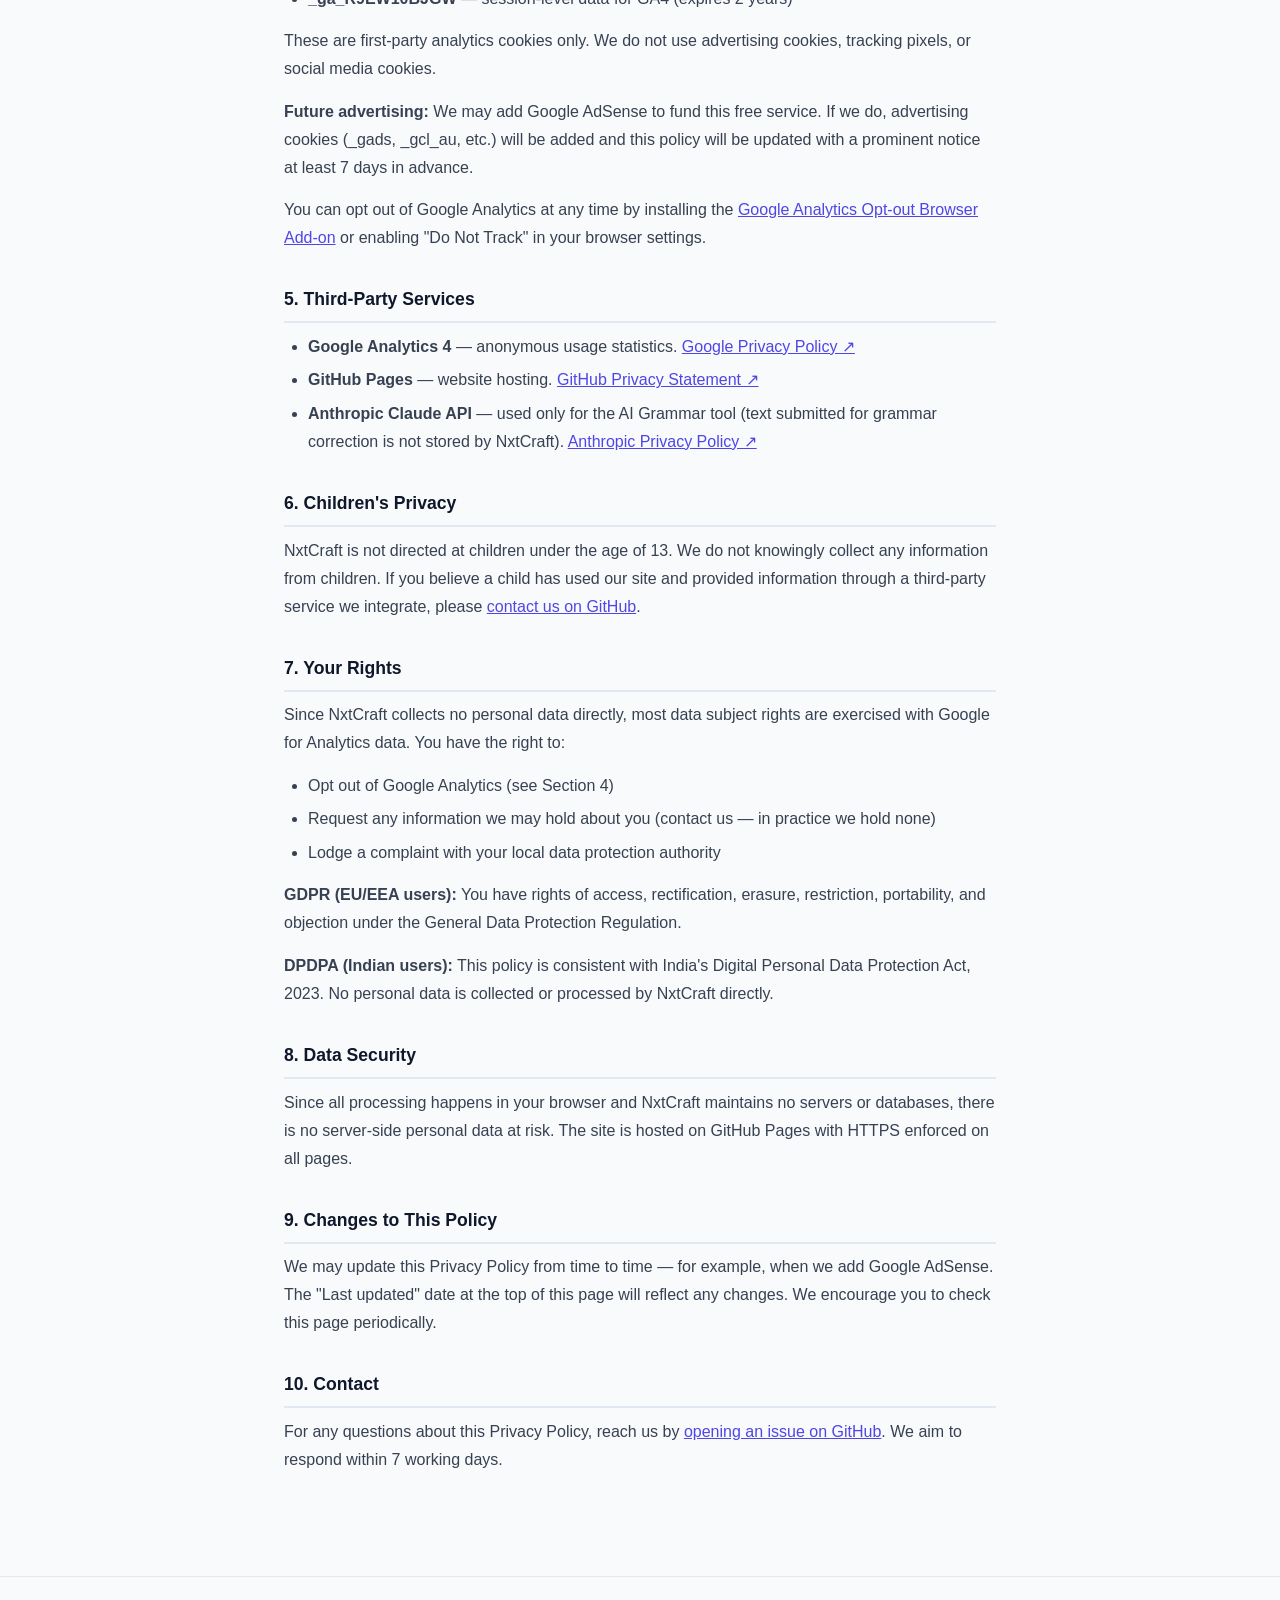
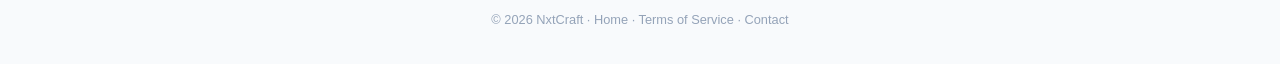
<file: privacy/index.html>
<!DOCTYPE html>
<html lang="en">
<head>
<script async src="https://www.googletagmanager.com/gtag/js?id=G-R9EW10BJGW"></script>
<script>window.dataLayer=window.dataLayer||[];function gtag(){dataLayer.push(arguments);}gtag('js',new Date());gtag('config','G-R9EW10BJGW');</script>
<meta charset="UTF-8">
<meta name="viewport" content="width=device-width,initial-scale=1">
<title>Privacy Policy – NxtCraft</title>
<meta name="description" content="NxtCraft Privacy Policy. We collect no personal data. All tool computations run in your browser. Only Google Analytics is used for anonymous usage statistics.">
<link rel="canonical" href="https://nxtcraft.github.io/privacy/">
<meta name="robots" content="noindex">
<style>
*,*::before,*::after{box-sizing:border-box;margin:0;padding:0}
body{background:#f8fafc;color:#1e293b;font-family:-apple-system,BlinkMacSystemFont,'Segoe UI',sans-serif;line-height:1.75}
nav{background:#4f46e5;color:#fff;padding:.85rem 1.5rem;display:flex;align-items:center;gap:1rem}
.brand{font-weight:800;font-size:1rem;text-decoration:none;color:#fff}
nav a.back{color:rgba(255,255,255,.8);font-size:.85rem;text-decoration:none;margin-left:auto}
nav a.back:hover{color:#fff}
main{max-width:760px;margin:0 auto;padding:2.5rem 1.5rem}
.breadcrumb{font-size:.8rem;color:#64748b;margin-bottom:1.5rem}
.breadcrumb a{color:#64748b;text-decoration:none}
h1{font-size:1.8rem;font-weight:800;margin-bottom:.4rem}
.meta{color:#64748b;font-size:.88rem;margin-bottom:2rem}
h2{font-size:1.1rem;font-weight:700;margin:2rem 0 .6rem;color:#0f172a;padding-bottom:.4rem;border-bottom:2px solid #e2e8f0}
p{margin-bottom:.9rem;color:#374151}
ul{padding-left:1.5rem;margin-bottom:.9rem}
li{margin-bottom:.35rem;color:#374151}
.highlight{background:#eff6ff;border-left:4px solid #4f46e5;padding:.75rem 1rem;border-radius:0 8px 8px 0;margin:1rem 0;font-size:.9rem;color:#1e40af}
a{color:#4f46e5}
footer{text-align:center;padding:2rem;color:#94a3b8;font-size:.8rem;border-top:1px solid #e2e8f0;margin-top:3rem}
footer a{color:#94a3b8;text-decoration:none}
footer a:hover{color:#4f46e5}
</style>
<meta property="og:title" content="Privacy Policy – NxtCraft">
<meta property="og:description" content="NxtCraft Privacy Policy. We collect no personal data. All tool computations run in your browser. Only Google Analytics is used for anonymous usage statistics.">
<meta property="og:url" content="https://nxtcraft.github.io/privacy/">
</head>
<body>
<nav>
  <a class="brand" href="https://nxtcraft.github.io/">NxtCraft</a>
  <a class="back" href="https://nxtcraft.github.io/">← All Tools</a>
</nav>
<main>
  <div class="breadcrumb"><a href="https://nxtcraft.github.io/">Home</a> › Privacy Policy</div>
  <h1>Privacy Policy</h1>
  <p class="meta">Effective date: November 1, 2026 · Last updated: November 5, 2026</p>

  <div class="highlight"><strong>Short version:</strong> NxtCraft does not collect, store, or sell your personal data. All tool computations (PDF processing, image editing, audio transcription) happen entirely in your browser. Nothing you enter into any tool is ever sent to our servers — because we don't have any.</div>

  <h2>1. Who We Are</h2>
  <p>NxtCraft ("we", "us", "our") operates the website <strong>https://nxtcraft.github.io</strong> — a free collection of browser-based tools for finance, PDF, image, documents, AI, and developer utilities.</p>
  <p>Contact: <a href="https://github.com/nxtcraft/nxtcraft.github.io/issues/new" target="_blank" rel="noopener">open an issue on GitHub</a></p>

  <h2>2. What Data We Collect</h2>
  <p>We collect <strong>no personal information</strong> directly. We do not have user accounts, sign-up forms, or any mechanism to identify you as an individual.</p>
  <p>We use <strong>Google Analytics 4 (GA4)</strong> to understand aggregate usage patterns. GA4 collects:</p>
  <ul>
    <li>Pages visited and time spent</li>
    <li>Device type (mobile, desktop, tablet)</li>
    <li>Browser and operating system</li>
    <li>Approximate country/region (city-level precision is not stored)</li>
    <li>Referring website (how you arrived at NxtCraft)</li>
  </ul>
  <p>This data is anonymised and aggregated. We cannot use it to identify any individual visitor. Google Analytics data is processed by Google LLC under their own privacy policy.</p>

  <h2>3. How Your Data Stays on Your Device</h2>
  <p>Every tool on NxtCraft processes your input locally in your browser:</p>
  <ul>
    <li><strong>PDF tools</strong> (compress, merge, split, password, text extract, Aadhaar masking) — your PDF files never leave your device</li>
    <li><strong>Image tools</strong> (background remover, compressor, converter, QR code) — images are processed in-browser using WebAssembly and Canvas API</li>
    <li><strong>AI Transcription</strong> — the Whisper speech recognition model is downloaded to your browser and runs locally; your audio is never uploaded to any server</li>
    <li><strong>AI Grammar</strong> — text is sent to Claude AI (Anthropic) via a client-side API call for grammar correction. No text is stored by NxtCraft.</li>
    <li><strong>Financial calculators</strong> — all EMI, SIP, tax, GST, and other calculations are performed in JavaScript in your browser</li>
  </ul>
  <p>No tool on NxtCraft requires a file upload to our servers, because we operate no servers.</p>

  <h2>4. Cookies</h2>
  <p>We use the following cookies set by Google Analytics:</p>
  <ul>
    <li><strong>_ga</strong> — distinguishes unique users (expires 2 years)</li>
    <li><strong>_ga_R9EW10BJGW</strong> — session-level data for GA4 (expires 2 years)</li>
  </ul>
  <p>These are first-party analytics cookies only. We do not use advertising cookies, tracking pixels, or social media cookies.</p>
  <p><strong>Future advertising:</strong> We may add Google AdSense to fund this free service. If we do, advertising cookies (_gads, _gcl_au, etc.) will be added and this policy will be updated with a prominent notice at least 7 days in advance.</p>
  <p>You can opt out of Google Analytics at any time by installing the <a href="https://tools.google.com/dlpage/gaoptout" target="_blank" rel="noopener">Google Analytics Opt-out Browser Add-on</a> or enabling "Do Not Track" in your browser settings.</p>

  <h2>5. Third-Party Services</h2>
  <ul>
    <li><strong>Google Analytics 4</strong> — anonymous usage statistics. <a href="https://policies.google.com/privacy" target="_blank" rel="noopener">Google Privacy Policy ↗</a></li>
    <li><strong>GitHub Pages</strong> — website hosting. <a href="https://docs.github.com/en/site-policy/privacy-policies/github-privacy-statement" target="_blank" rel="noopener">GitHub Privacy Statement ↗</a></li>
    <li><strong>Anthropic Claude API</strong> — used only for the AI Grammar tool (text submitted for grammar correction is not stored by NxtCraft). <a href="https://www.anthropic.com/privacy" target="_blank" rel="noopener">Anthropic Privacy Policy ↗</a></li>
  </ul>

  <h2>6. Children's Privacy</h2>
  <p>NxtCraft is not directed at children under the age of 13. We do not knowingly collect any information from children. If you believe a child has used our site and provided information through a third-party service we integrate, please <a href="https://github.com/nxtcraft/nxtcraft.github.io/issues/new" target="_blank" rel="noopener">contact us on GitHub</a>.</p>

  <h2>7. Your Rights</h2>
  <p>Since NxtCraft collects no personal data directly, most data subject rights are exercised with Google for Analytics data. You have the right to:</p>
  <ul>
    <li>Opt out of Google Analytics (see Section 4)</li>
    <li>Request any information we may hold about you (contact us — in practice we hold none)</li>
    <li>Lodge a complaint with your local data protection authority</li>
  </ul>
  <p><strong>GDPR (EU/EEA users):</strong> You have rights of access, rectification, erasure, restriction, portability, and objection under the General Data Protection Regulation.</p>
  <p><strong>DPDPA (Indian users):</strong> This policy is consistent with India's Digital Personal Data Protection Act, 2023. No personal data is collected or processed by NxtCraft directly.</p>

  <h2>8. Data Security</h2>
  <p>Since all processing happens in your browser and NxtCraft maintains no servers or databases, there is no server-side personal data at risk. The site is hosted on GitHub Pages with HTTPS enforced on all pages.</p>

  <h2>9. Changes to This Policy</h2>
  <p>We may update this Privacy Policy from time to time — for example, when we add Google AdSense. The "Last updated" date at the top of this page will reflect any changes. We encourage you to check this page periodically.</p>

  <h2>10. Contact</h2>
  <p>For any questions about this Privacy Policy, reach us by <a href="https://github.com/nxtcraft/nxtcraft.github.io/issues/new" target="_blank" rel="noopener">opening an issue on GitHub</a>. We aim to respond within 7 working days.</p>
</main>
<footer>
  &copy; 2026 NxtCraft ·
  <a href="https://nxtcraft.github.io/">Home</a> ·
  <a href="https://nxtcraft.github.io/terms/">Terms of Service</a> ·
  <a href="https://github.com/nxtcraft/nxtcraft.github.io/issues/new" target="_blank" rel="noopener">Contact</a>
</footer>
</body>
</html>
</file>
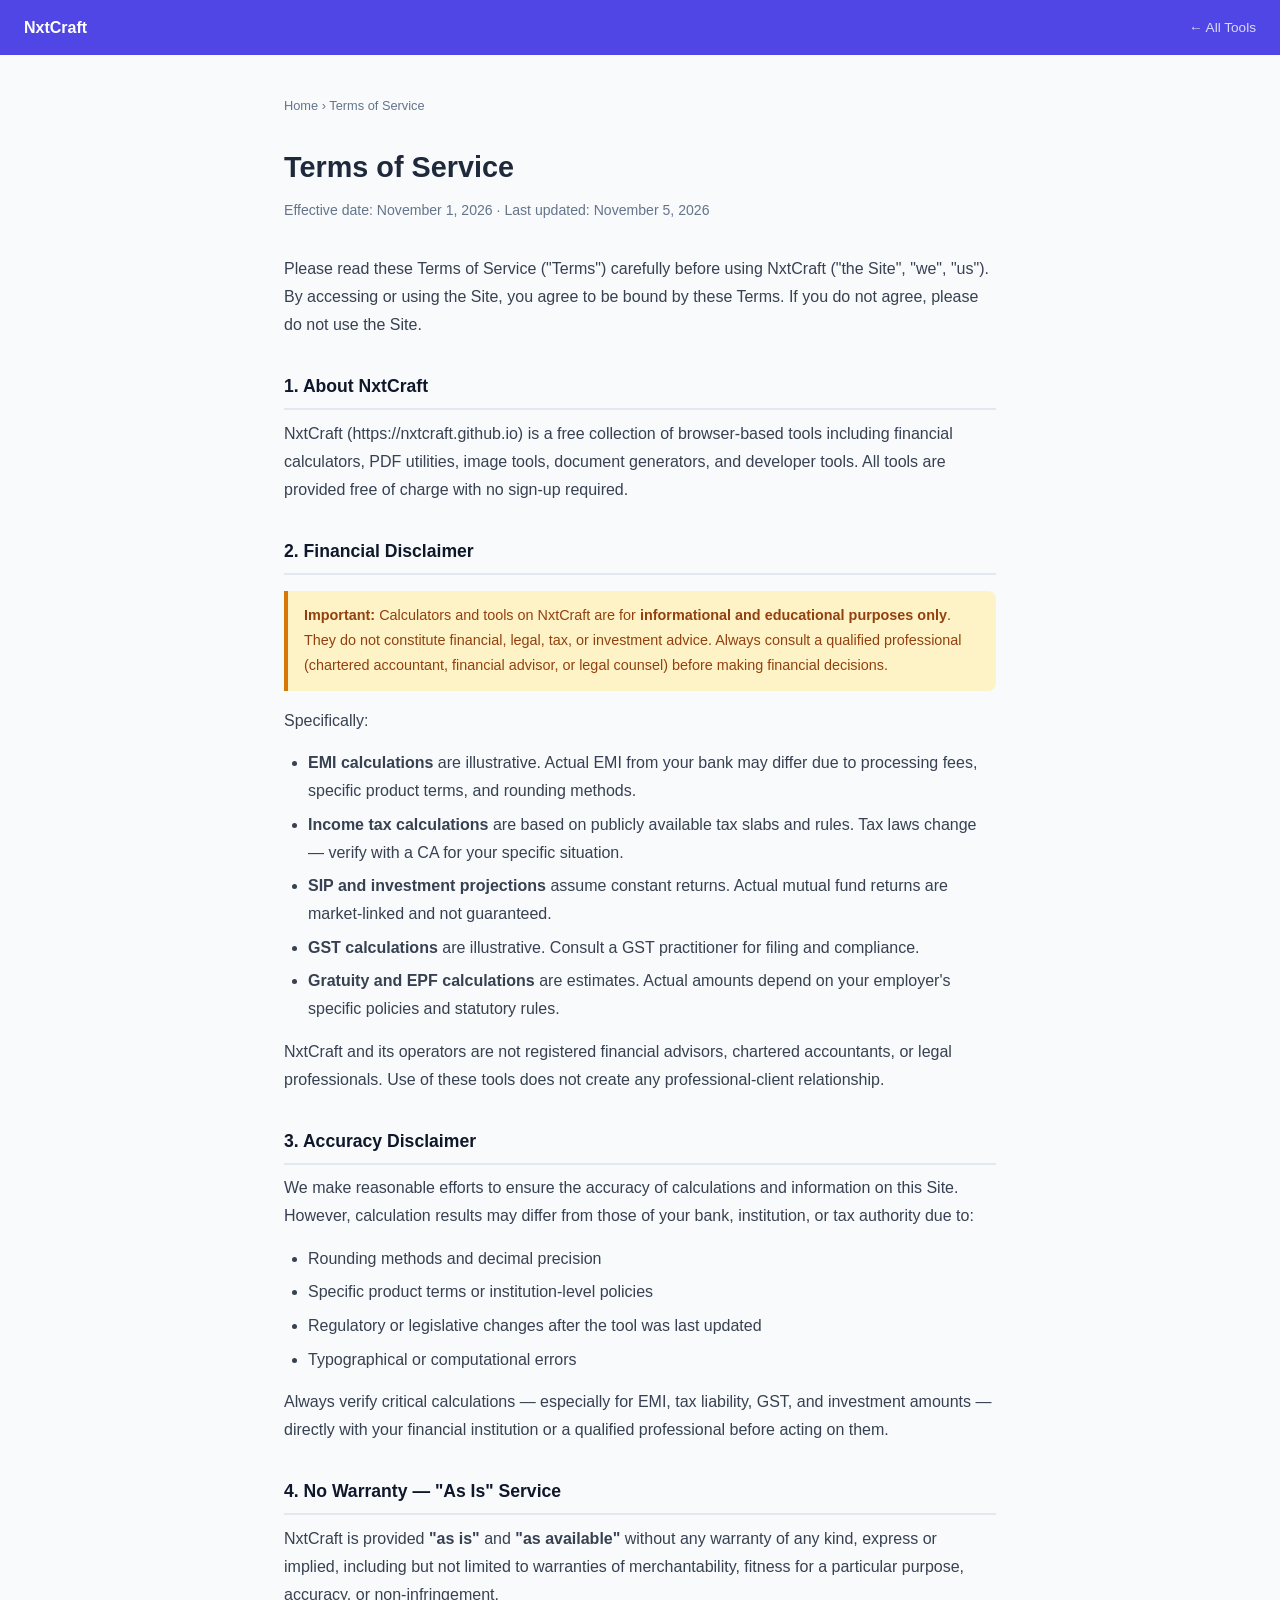
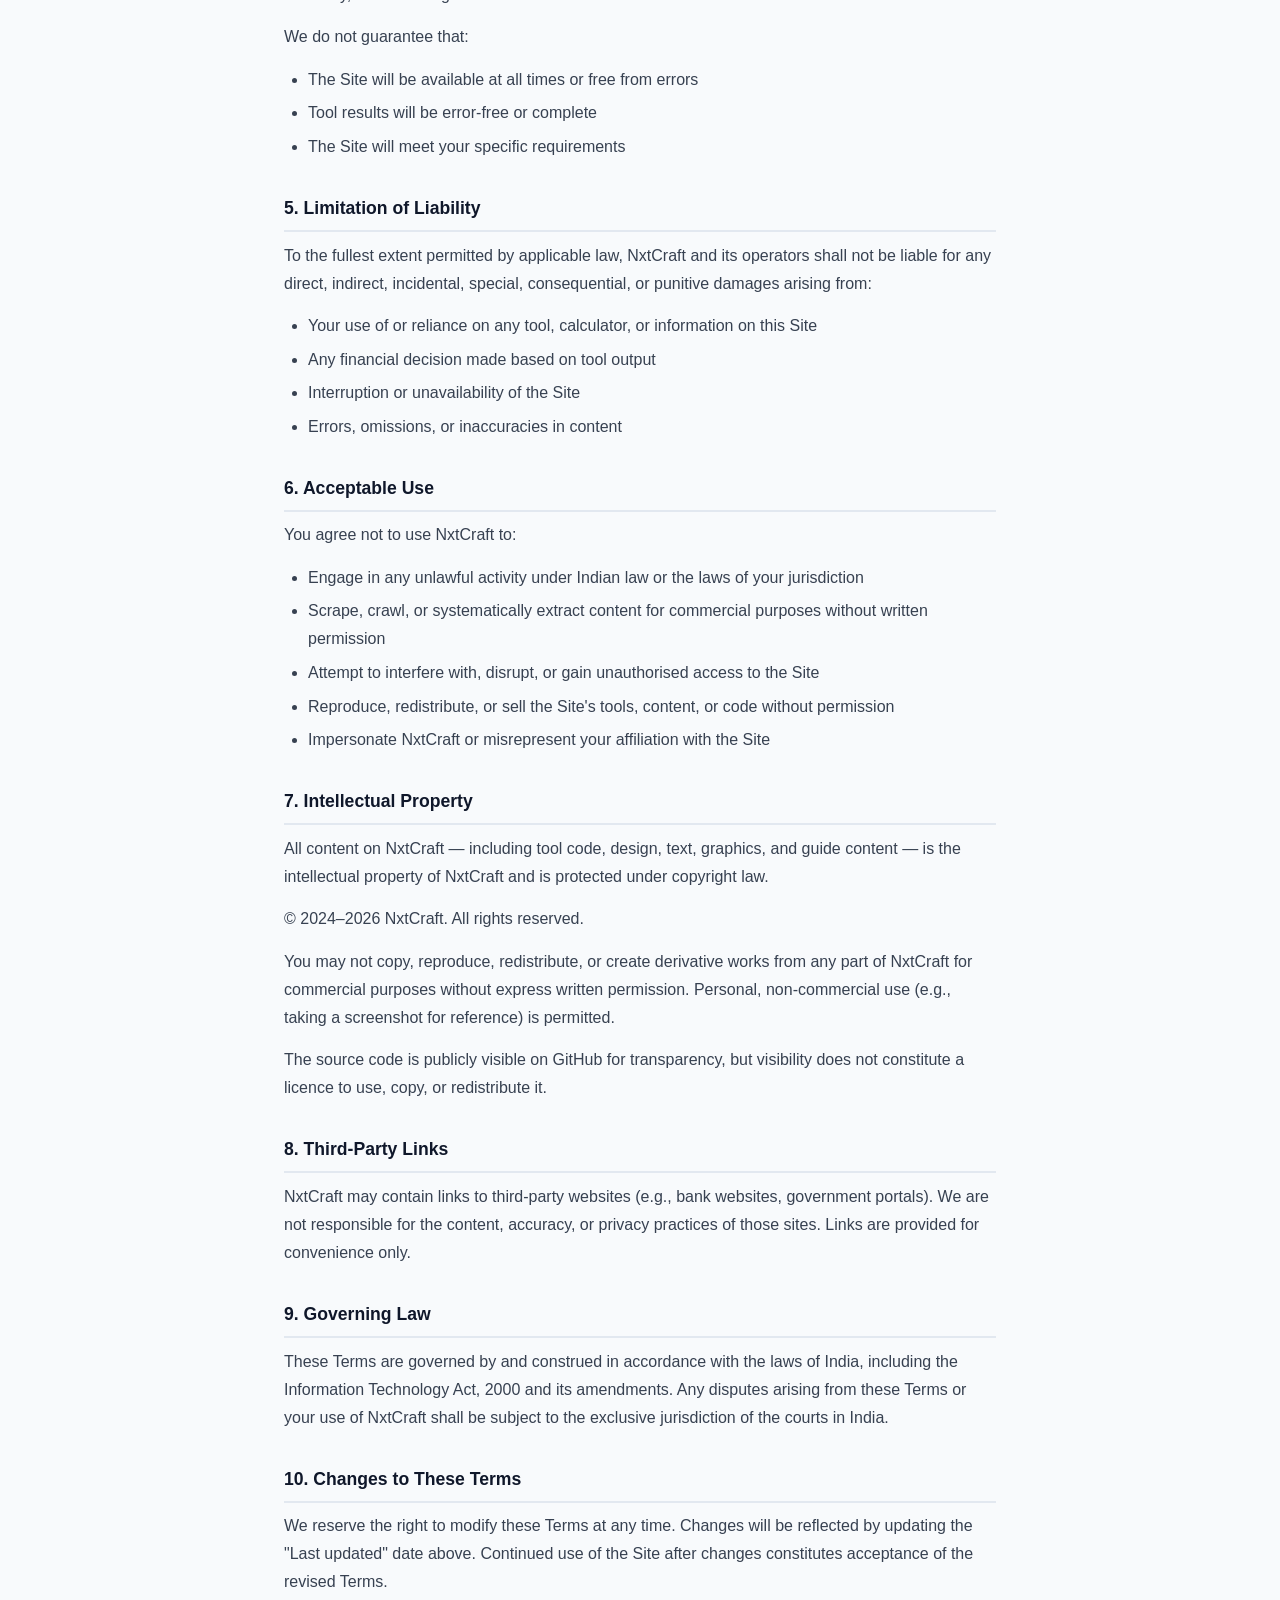
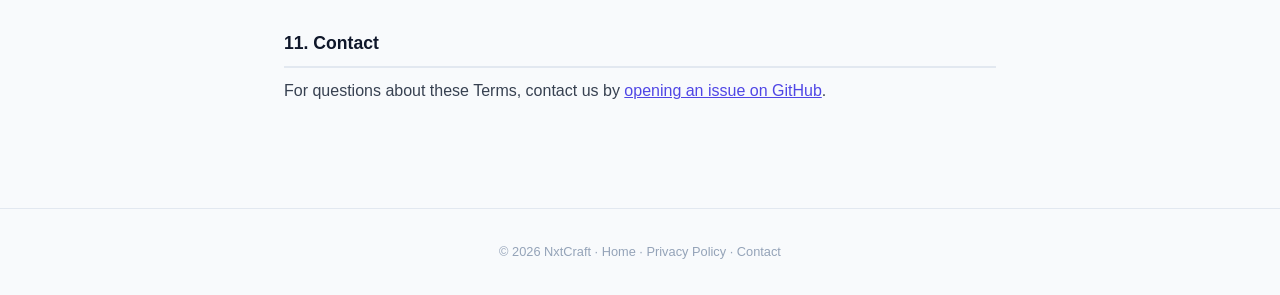
<file: terms/index.html>
<!DOCTYPE html>
<html lang="en">
<head>
<script async src="https://www.googletagmanager.com/gtag/js?id=G-R9EW10BJGW"></script>
<script>window.dataLayer=window.dataLayer||[];function gtag(){dataLayer.push(arguments);}gtag('js',new Date());gtag('config','G-R9EW10BJGW');</script>
<meta charset="UTF-8">
<meta name="viewport" content="width=device-width,initial-scale=1">
<title>Terms of Service – NxtCraft</title>
<meta name="description" content="NxtCraft Terms of Service. Free tools provided as-is. Financial calculators are for informational purposes only and do not constitute financial advice.">
<link rel="canonical" href="https://nxtcraft.github.io/terms/">
<meta name="robots" content="noindex">
<style>
*,*::before,*::after{box-sizing:border-box;margin:0;padding:0}
body{background:#f8fafc;color:#1e293b;font-family:-apple-system,BlinkMacSystemFont,'Segoe UI',sans-serif;line-height:1.75}
nav{background:#4f46e5;color:#fff;padding:.85rem 1.5rem;display:flex;align-items:center;gap:1rem}
.brand{font-weight:800;font-size:1rem;text-decoration:none;color:#fff}
nav a.back{color:rgba(255,255,255,.8);font-size:.85rem;text-decoration:none;margin-left:auto}
nav a.back:hover{color:#fff}
main{max-width:760px;margin:0 auto;padding:2.5rem 1.5rem}
.breadcrumb{font-size:.8rem;color:#64748b;margin-bottom:1.5rem}
.breadcrumb a{color:#64748b;text-decoration:none}
h1{font-size:1.8rem;font-weight:800;margin-bottom:.4rem}
.meta{color:#64748b;font-size:.88rem;margin-bottom:2rem}
h2{font-size:1.1rem;font-weight:700;margin:2rem 0 .6rem;color:#0f172a;padding-bottom:.4rem;border-bottom:2px solid #e2e8f0}
p{margin-bottom:.9rem;color:#374151}
ul{padding-left:1.5rem;margin-bottom:.9rem}
li{margin-bottom:.35rem;color:#374151}
.warning{background:#fef3c7;border-left:4px solid #d97706;padding:.75rem 1rem;border-radius:0 8px 8px 0;margin:1rem 0;font-size:.9rem;color:#92400e}
a{color:#4f46e5}
footer{text-align:center;padding:2rem;color:#94a3b8;font-size:.8rem;border-top:1px solid #e2e8f0;margin-top:3rem}
footer a{color:#94a3b8;text-decoration:none}
footer a:hover{color:#4f46e5}
</style>
<meta property="og:title" content="Terms of Service – NxtCraft">
<meta property="og:description" content="NxtCraft Terms of Service. Free tools provided as-is. Financial calculators are for informational purposes only and do not constitute financial advice.">
<meta property="og:url" content="https://nxtcraft.github.io/terms/">
</head>
<body>
<nav>
  <a class="brand" href="https://nxtcraft.github.io/">NxtCraft</a>
  <a class="back" href="https://nxtcraft.github.io/">← All Tools</a>
</nav>
<main>
  <div class="breadcrumb"><a href="https://nxtcraft.github.io/">Home</a> › Terms of Service</div>
  <h1>Terms of Service</h1>
  <p class="meta">Effective date: November 1, 2026 · Last updated: November 5, 2026</p>

  <p>Please read these Terms of Service ("Terms") carefully before using NxtCraft ("the Site", "we", "us"). By accessing or using the Site, you agree to be bound by these Terms. If you do not agree, please do not use the Site.</p>

  <h2>1. About NxtCraft</h2>
  <p>NxtCraft (https://nxtcraft.github.io) is a free collection of browser-based tools including financial calculators, PDF utilities, image tools, document generators, and developer tools. All tools are provided free of charge with no sign-up required.</p>

  <h2>2. Financial Disclaimer</h2>
  <div class="warning">
    <strong>Important:</strong> Calculators and tools on NxtCraft are for <strong>informational and educational purposes only</strong>. They do not constitute financial, legal, tax, or investment advice. Always consult a qualified professional (chartered accountant, financial advisor, or legal counsel) before making financial decisions.
  </div>
  <p>Specifically:</p>
  <ul>
    <li><strong>EMI calculations</strong> are illustrative. Actual EMI from your bank may differ due to processing fees, specific product terms, and rounding methods.</li>
    <li><strong>Income tax calculations</strong> are based on publicly available tax slabs and rules. Tax laws change — verify with a CA for your specific situation.</li>
    <li><strong>SIP and investment projections</strong> assume constant returns. Actual mutual fund returns are market-linked and not guaranteed.</li>
    <li><strong>GST calculations</strong> are illustrative. Consult a GST practitioner for filing and compliance.</li>
    <li><strong>Gratuity and EPF calculations</strong> are estimates. Actual amounts depend on your employer's specific policies and statutory rules.</li>
  </ul>
  <p>NxtCraft and its operators are not registered financial advisors, chartered accountants, or legal professionals. Use of these tools does not create any professional-client relationship.</p>

  <h2>3. Accuracy Disclaimer</h2>
  <p>We make reasonable efforts to ensure the accuracy of calculations and information on this Site. However, calculation results may differ from those of your bank, institution, or tax authority due to:</p>
  <ul>
    <li>Rounding methods and decimal precision</li>
    <li>Specific product terms or institution-level policies</li>
    <li>Regulatory or legislative changes after the tool was last updated</li>
    <li>Typographical or computational errors</li>
  </ul>
  <p>Always verify critical calculations — especially for EMI, tax liability, GST, and investment amounts — directly with your financial institution or a qualified professional before acting on them.</p>

  <h2>4. No Warranty — "As Is" Service</h2>
  <p>NxtCraft is provided <strong>"as is"</strong> and <strong>"as available"</strong> without any warranty of any kind, express or implied, including but not limited to warranties of merchantability, fitness for a particular purpose, accuracy, or non-infringement.</p>
  <p>We do not guarantee that:</p>
  <ul>
    <li>The Site will be available at all times or free from errors</li>
    <li>Tool results will be error-free or complete</li>
    <li>The Site will meet your specific requirements</li>
  </ul>

  <h2>5. Limitation of Liability</h2>
  <p>To the fullest extent permitted by applicable law, NxtCraft and its operators shall not be liable for any direct, indirect, incidental, special, consequential, or punitive damages arising from:</p>
  <ul>
    <li>Your use of or reliance on any tool, calculator, or information on this Site</li>
    <li>Any financial decision made based on tool output</li>
    <li>Interruption or unavailability of the Site</li>
    <li>Errors, omissions, or inaccuracies in content</li>
  </ul>

  <h2>6. Acceptable Use</h2>
  <p>You agree not to use NxtCraft to:</p>
  <ul>
    <li>Engage in any unlawful activity under Indian law or the laws of your jurisdiction</li>
    <li>Scrape, crawl, or systematically extract content for commercial purposes without written permission</li>
    <li>Attempt to interfere with, disrupt, or gain unauthorised access to the Site</li>
    <li>Reproduce, redistribute, or sell the Site's tools, content, or code without permission</li>
    <li>Impersonate NxtCraft or misrepresent your affiliation with the Site</li>
  </ul>

  <h2>7. Intellectual Property</h2>
  <p>All content on NxtCraft — including tool code, design, text, graphics, and guide content — is the intellectual property of NxtCraft and is protected under copyright law.</p>
  <p>&copy; 2024–2026 NxtCraft. All rights reserved.</p>
  <p>You may not copy, reproduce, redistribute, or create derivative works from any part of NxtCraft for commercial purposes without express written permission. Personal, non-commercial use (e.g., taking a screenshot for reference) is permitted.</p>
  <p>The source code is publicly visible on GitHub for transparency, but visibility does not constitute a licence to use, copy, or redistribute it.</p>

  <h2>8. Third-Party Links</h2>
  <p>NxtCraft may contain links to third-party websites (e.g., bank websites, government portals). We are not responsible for the content, accuracy, or privacy practices of those sites. Links are provided for convenience only.</p>

  <h2>9. Governing Law</h2>
  <p>These Terms are governed by and construed in accordance with the laws of India, including the Information Technology Act, 2000 and its amendments. Any disputes arising from these Terms or your use of NxtCraft shall be subject to the exclusive jurisdiction of the courts in India.</p>

  <h2>10. Changes to These Terms</h2>
  <p>We reserve the right to modify these Terms at any time. Changes will be reflected by updating the "Last updated" date above. Continued use of the Site after changes constitutes acceptance of the revised Terms.</p>

  <h2>11. Contact</h2>
  <p>For questions about these Terms, contact us by <a href="https://github.com/nxtcraft/nxtcraft.github.io/issues/new" target="_blank" rel="noopener">opening an issue on GitHub</a>.</p>
</main>
<footer>
  &copy; 2026 NxtCraft ·
  <a href="https://nxtcraft.github.io/">Home</a> ·
  <a href="https://nxtcraft.github.io/privacy/">Privacy Policy</a> ·
  <a href="https://github.com/nxtcraft/nxtcraft.github.io/issues/new" target="_blank" rel="noopener">Contact</a>
</footer>
</body>
</html>
</file>
